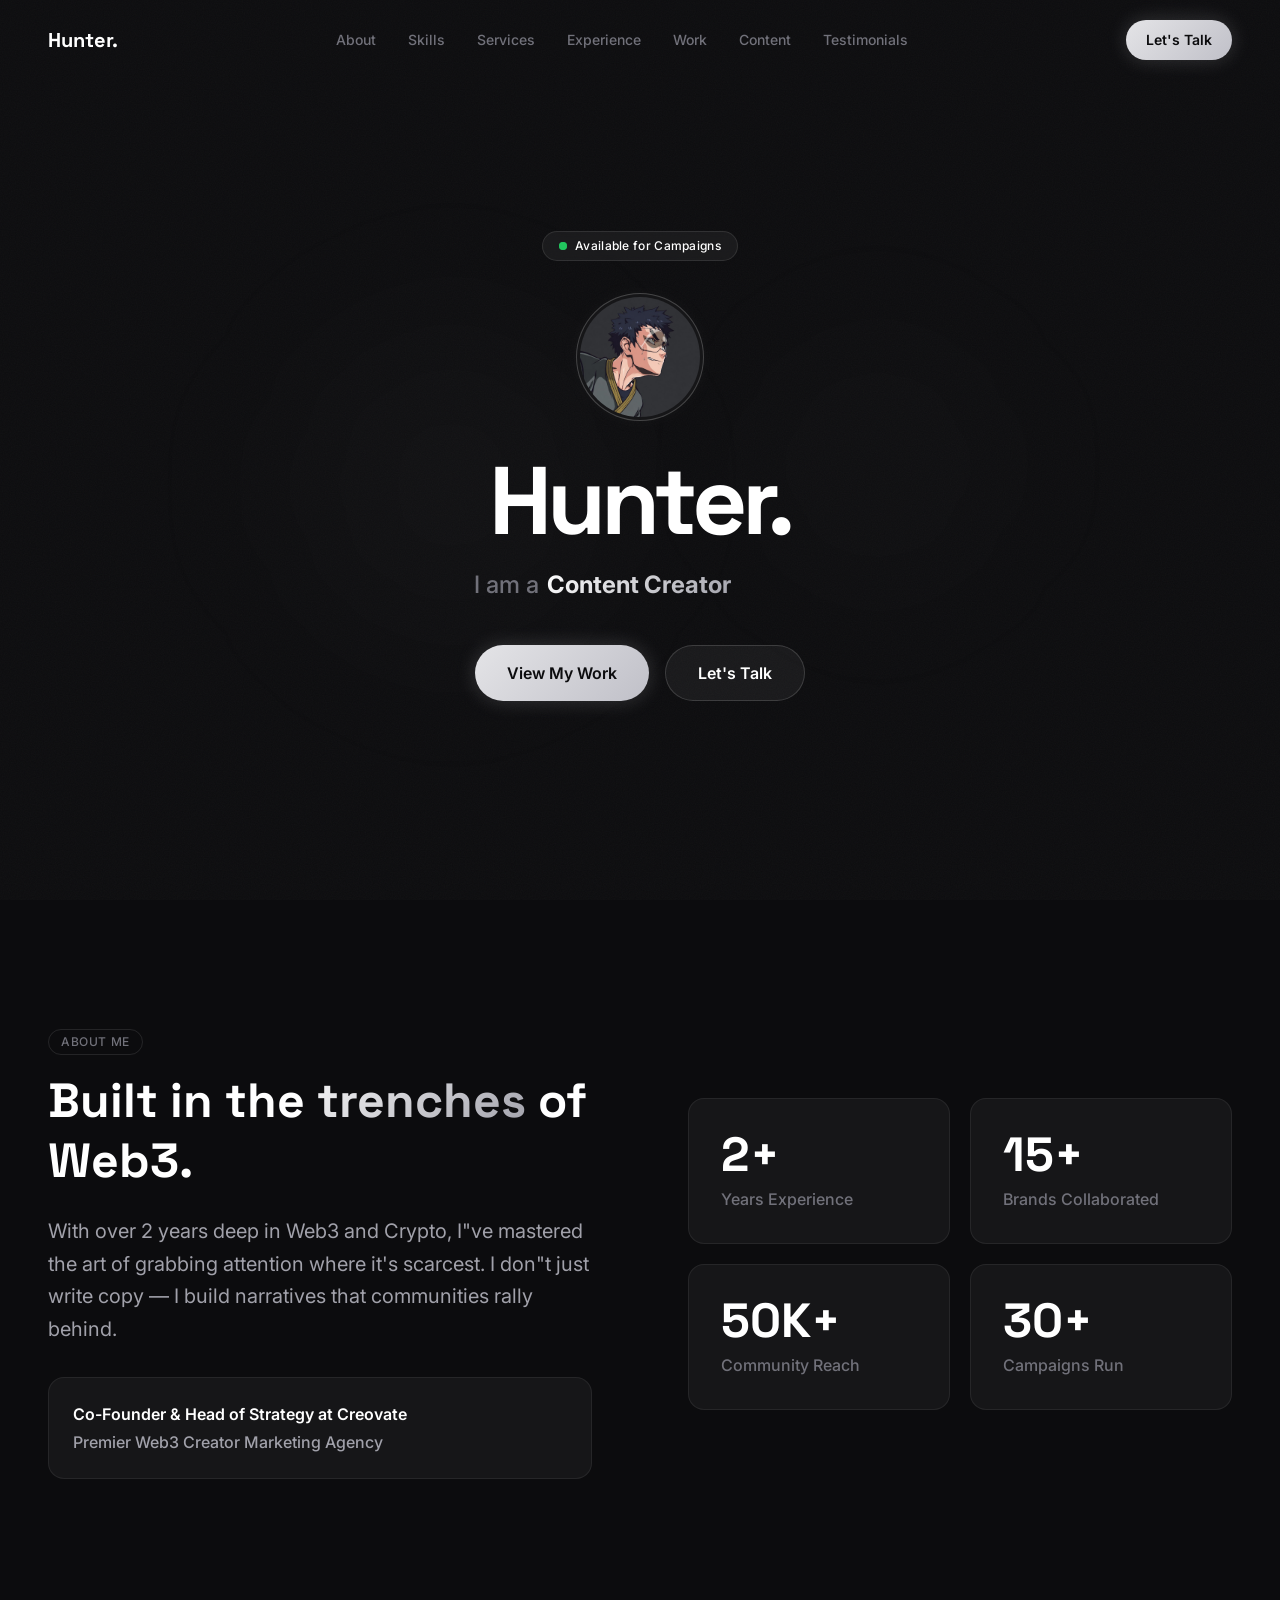
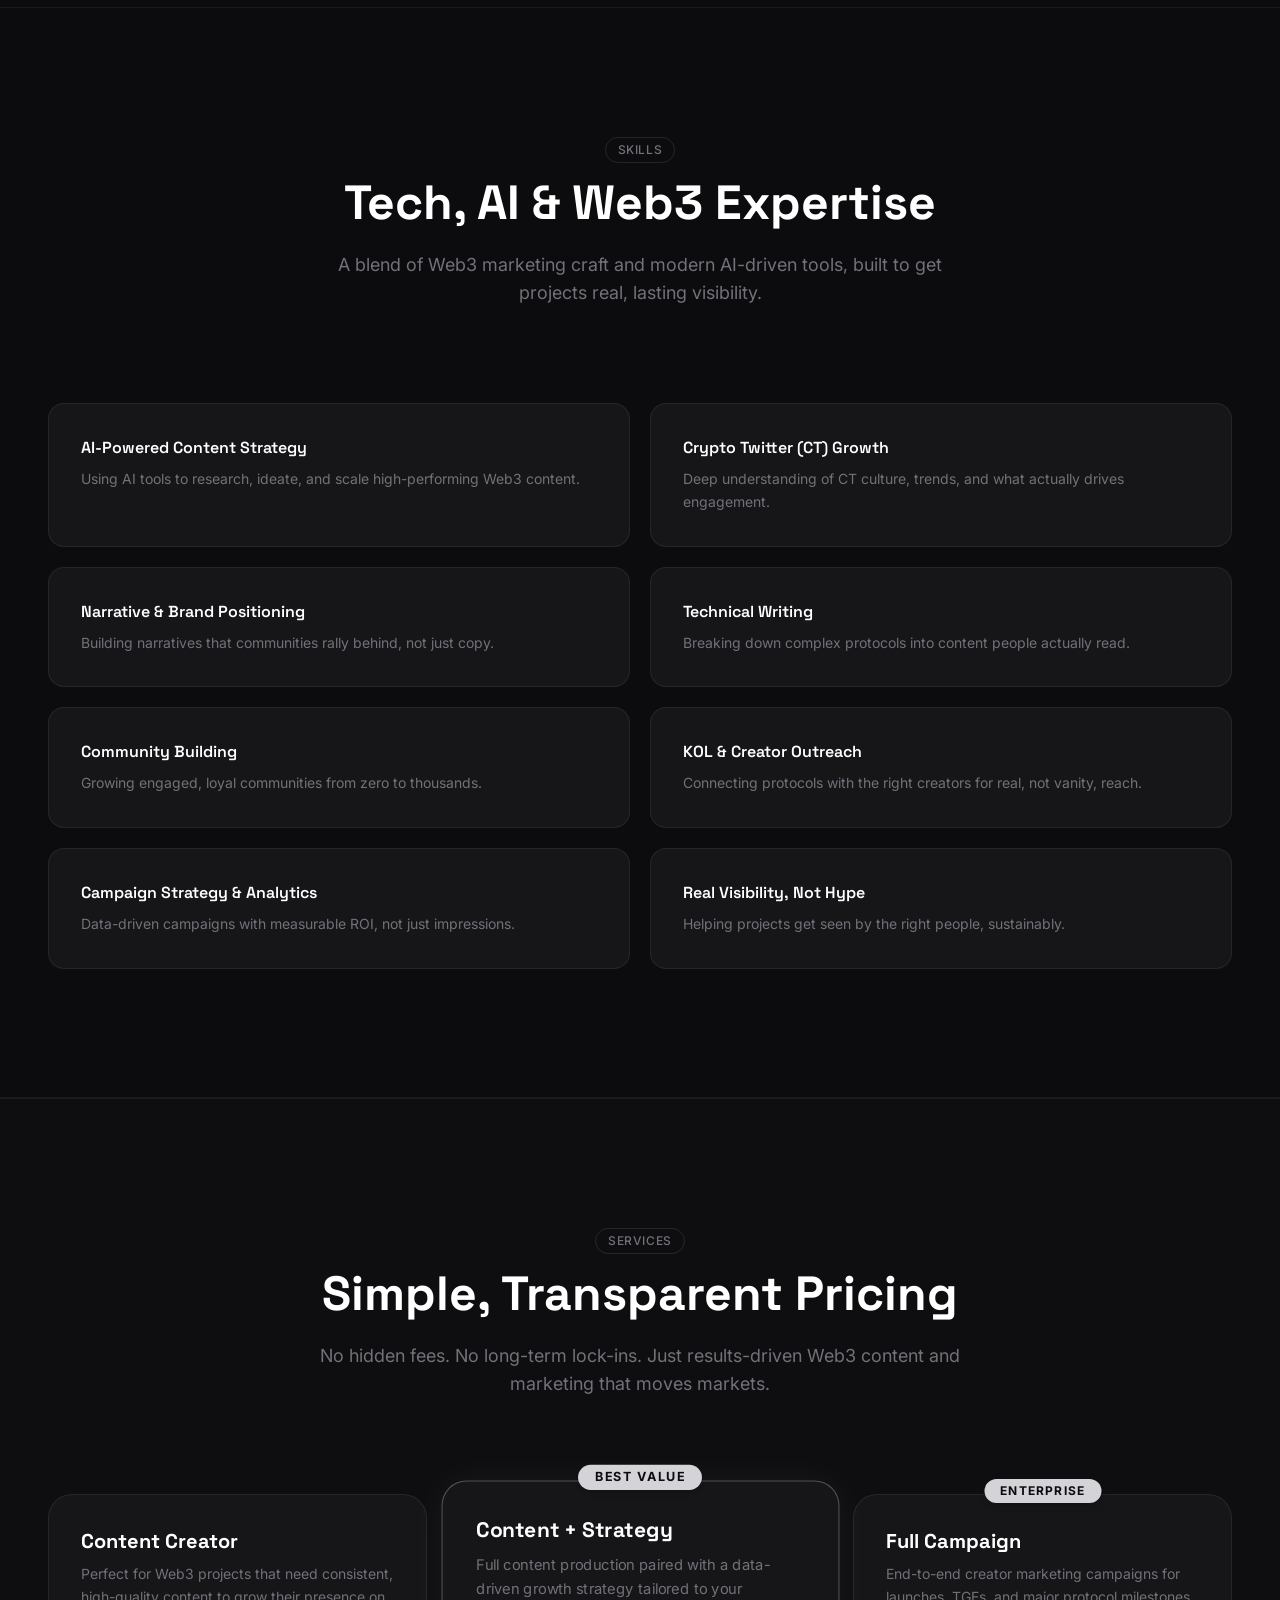
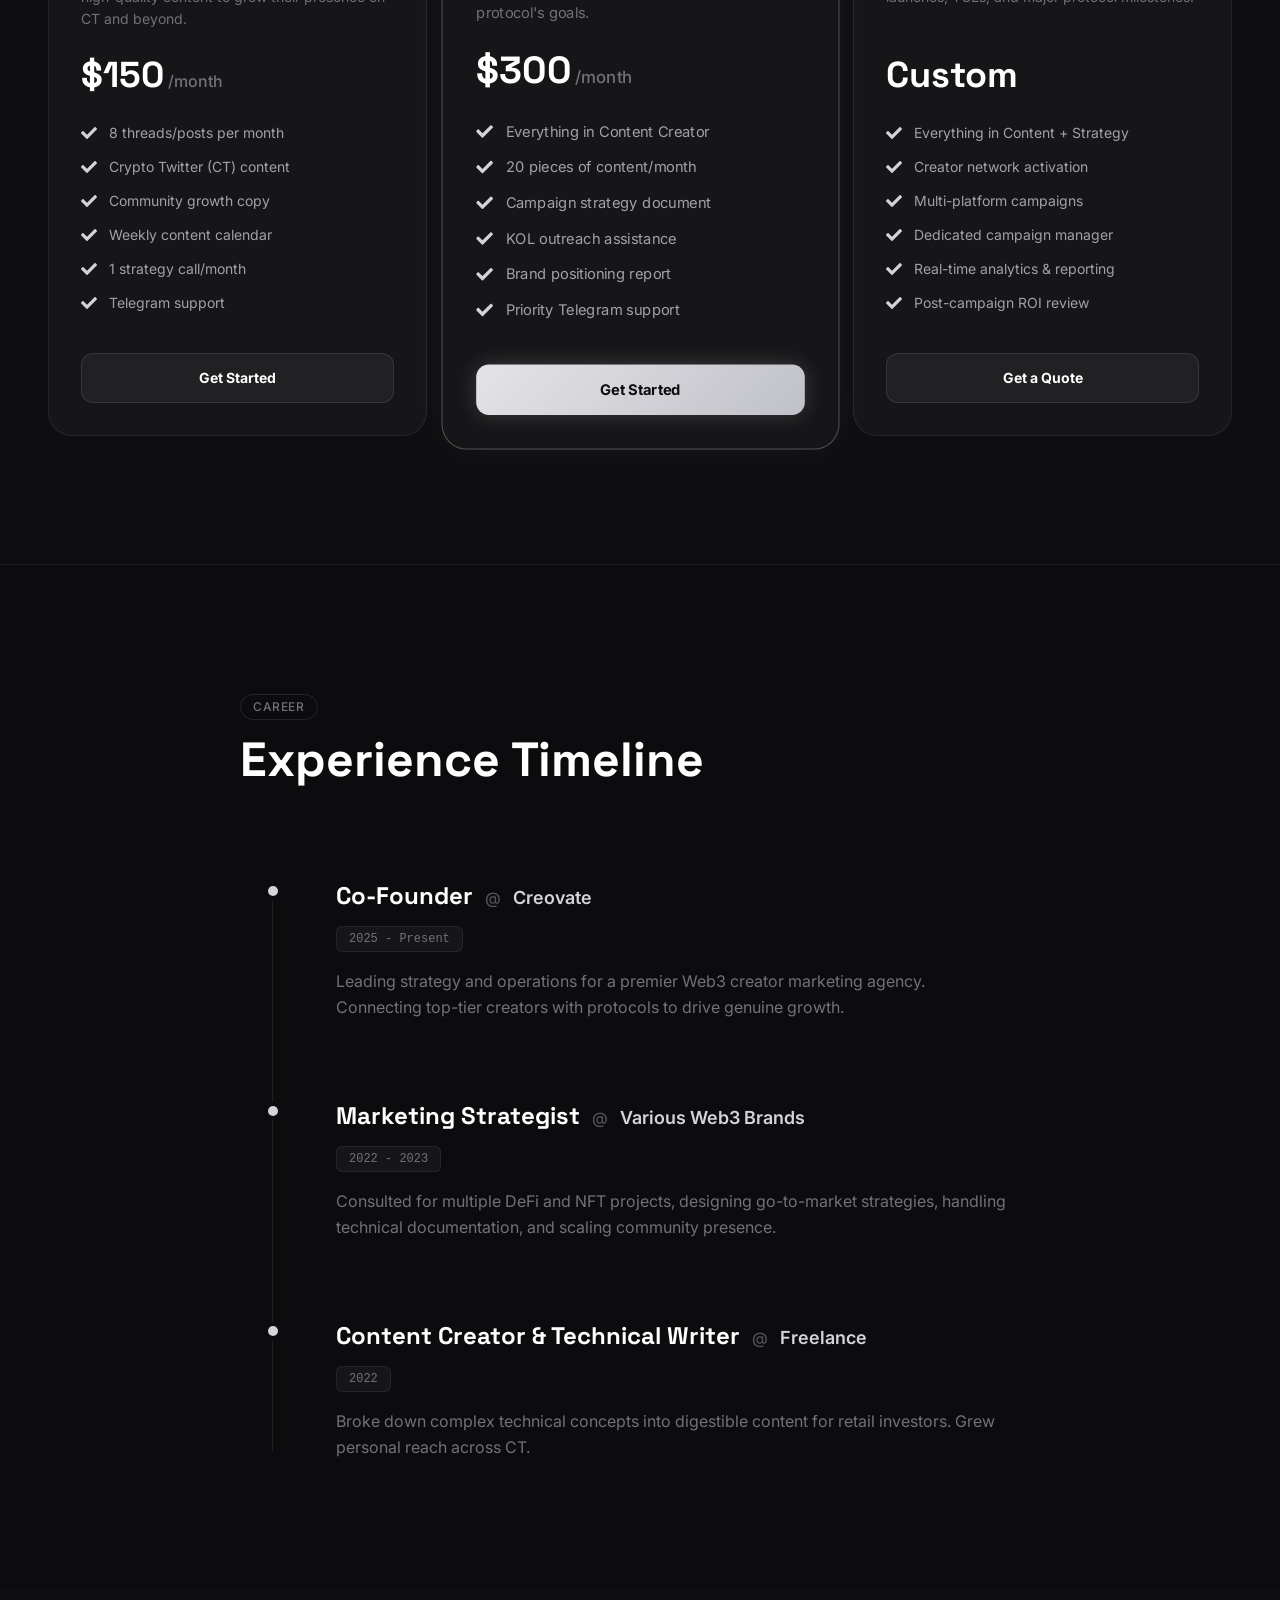
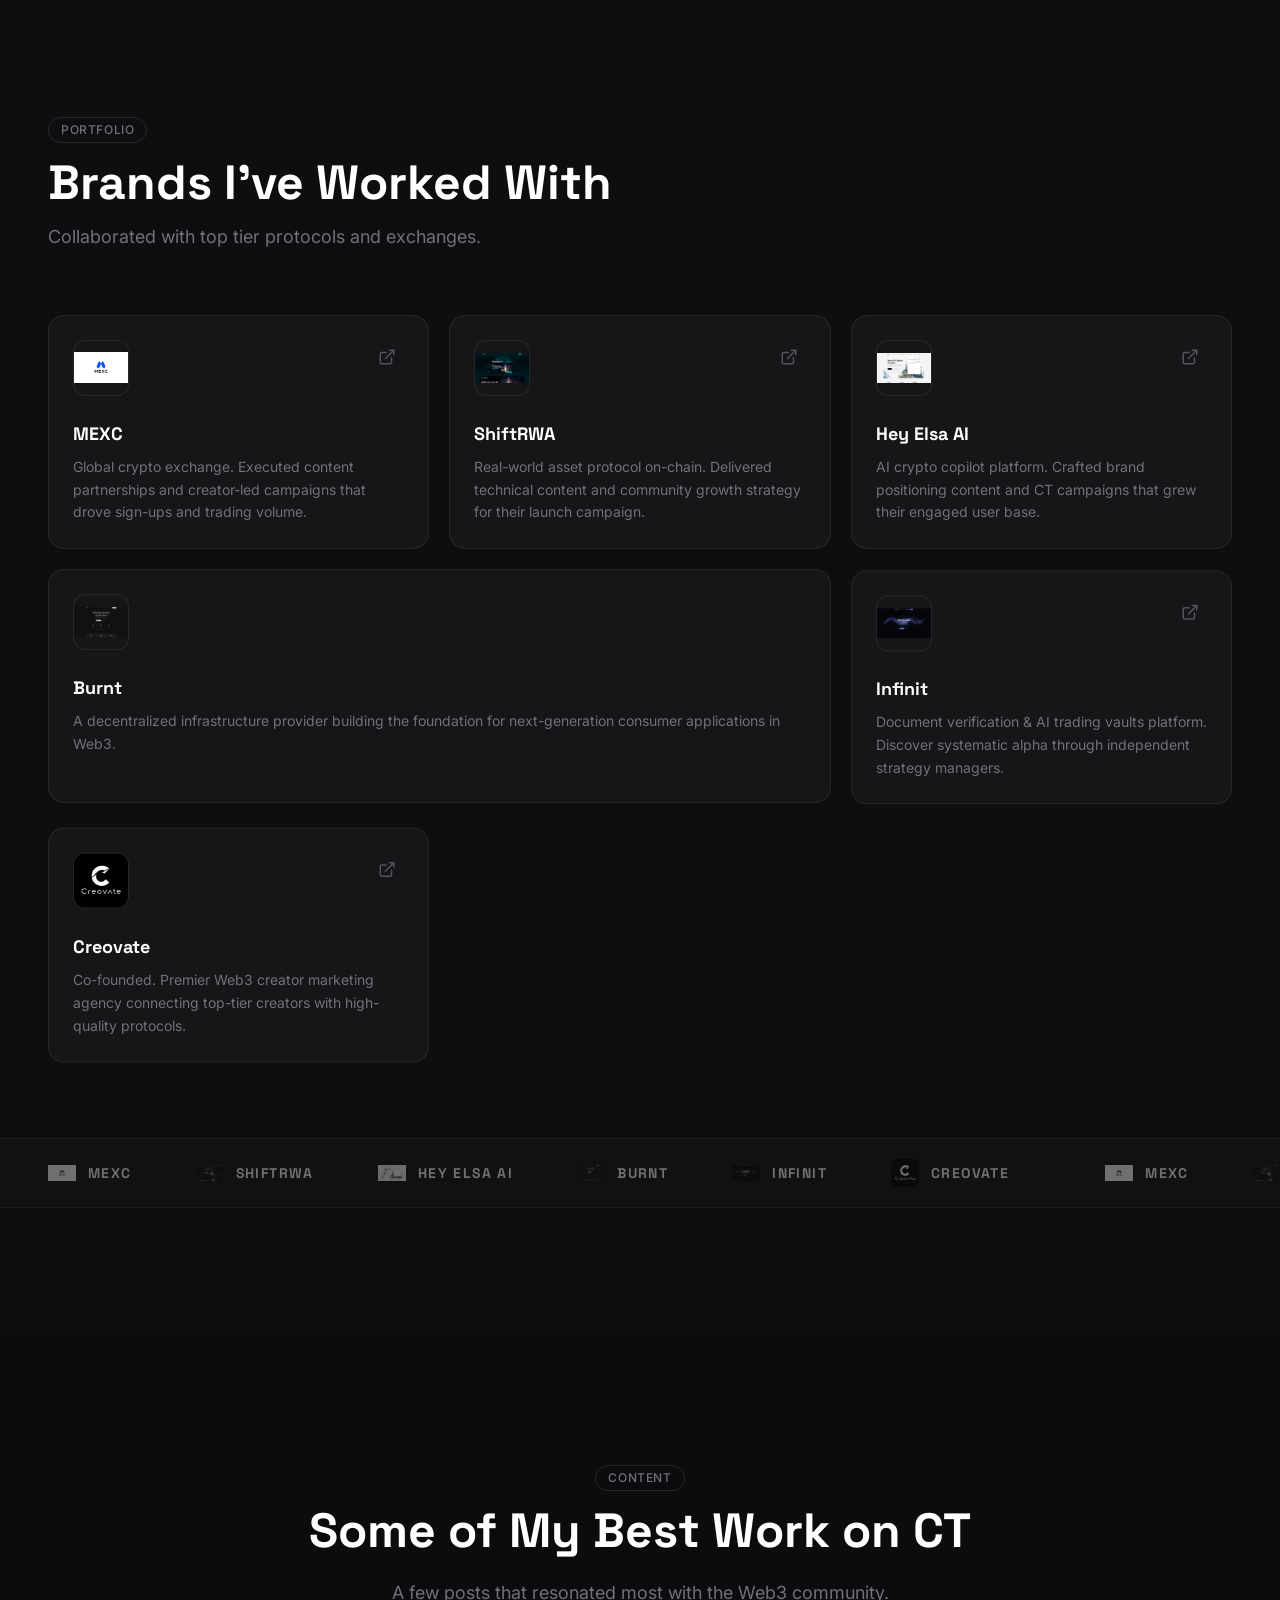
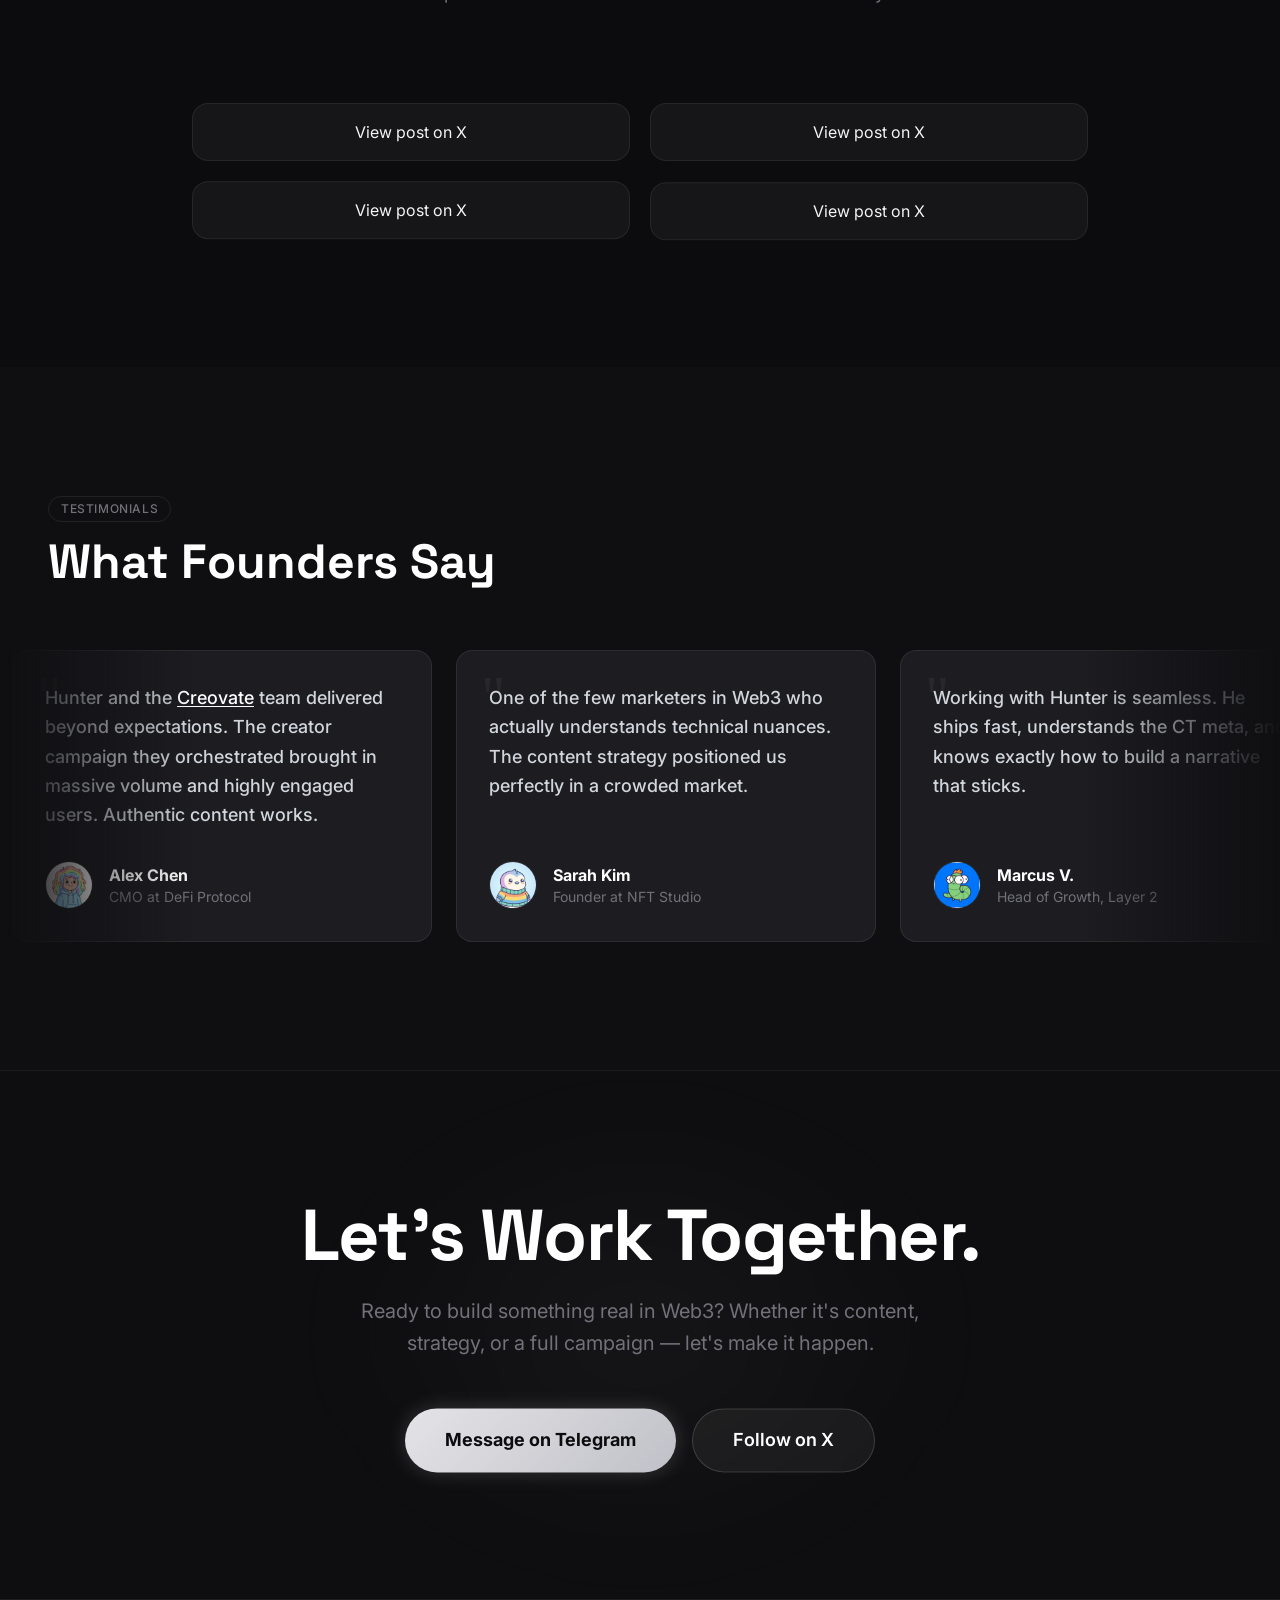
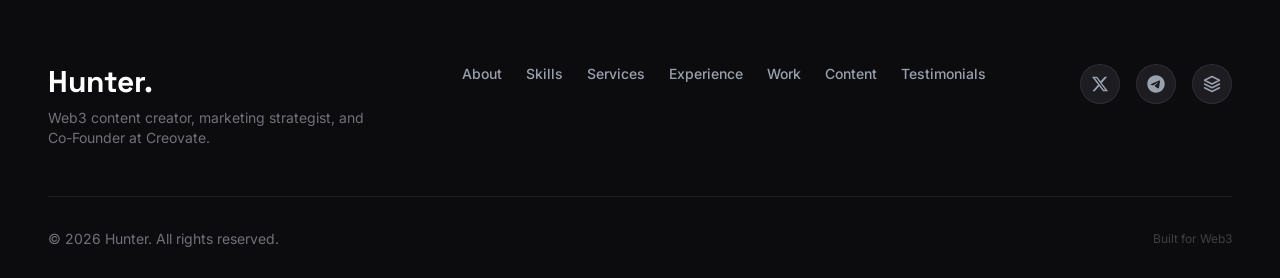
<file: index.html>
<!DOCTYPE html>
<html lang="en">
  <head>
    <meta charset="UTF-8" />
    <meta name="viewport" content="width=device-width, initial-scale=1.0" />
    <title>Hunter — Web3 Portfolio</title>
    <meta name="description" content="Hunter — Web3 content creator, marketing strategist, and Co-Founder at Creovate. Helping Web3 brands grow through authentic content and creator marketing." />
    <meta name="robots" content="index, follow" />
    <meta property="og:title" content="Hunter — Web3 Portfolio" />
    <meta property="og:description" content="Hunter — Web3 content creator, marketing strategist, and Co-Founder at Creovate." />
    <meta property="og:type" content="website" />
    <meta property="og:image" content="/hunter-pfp-new.jpg" />
    <meta name="twitter:card" content="summary_large_image" />
    <meta name="twitter:title" content="Hunter — Web3 Portfolio" />
    <meta name="twitter:description" content="Hunter — Web3 content creator, marketing strategist, and Co-Founder at Creovate." />
    <meta name="twitter:image" content="/hunter-pfp-new.jpg" />
    <link rel="preconnect" href="https://platform.twitter.com" />
    <link rel="icon" type="image/jpeg" href="/hunter-pfp-new.jpg" />
    <script type="module" crossorigin src="/index-BoPYLLkG.js"></script>
    <link rel="stylesheet" crossorigin href="/index-CW7_1VKV.css">
  </head>
  <body>
    <div id="root"></div>
  </body>
</html>
</file>
<file: index-CW7_1VKV.css>
@import"https://fonts.googleapis.com/css2?family=Inter:wght@400;500;600;700&family=Space+Grotesk:wght@500;600;700&display=swap";@layer components;@layer properties{@supports (((-webkit-hyphens:none)) and (not (margin-trim:inline))) or ((-moz-orient:inline) and (not (color:rgb(from red r g b)))){*,:before,:after,::backdrop{--tw-translate-x:0;--tw-translate-y:0;--tw-translate-z:0;--tw-rotate-x:initial;--tw-rotate-y:initial;--tw-rotate-z:initial;--tw-skew-x:initial;--tw-skew-y:initial;--tw-space-y-reverse:0;--tw-space-x-reverse:0;--tw-border-style:solid;--tw-gradient-position:initial;--tw-gradient-from:#0000;--tw-gradient-via:#0000;--tw-gradient-to:#0000;--tw-gradient-stops:initial;--tw-gradient-via-stops:initial;--tw-gradient-from-position:0%;--tw-gradient-via-position:50%;--tw-gradient-to-position:100%;--tw-leading:initial;--tw-font-weight:initial;--tw-tracking:initial;--tw-ordinal:initial;--tw-slashed-zero:initial;--tw-numeric-figure:initial;--tw-numeric-spacing:initial;--tw-numeric-fraction:initial;--tw-shadow:0 0 #0000;--tw-shadow-color:initial;--tw-shadow-alpha:100%;--tw-inset-shadow:0 0 #0000;--tw-inset-shadow-color:initial;--tw-inset-shadow-alpha:100%;--tw-ring-color:initial;--tw-ring-shadow:0 0 #0000;--tw-inset-ring-color:initial;--tw-inset-ring-shadow:0 0 #0000;--tw-ring-inset:initial;--tw-ring-offset-width:0px;--tw-ring-offset-color:#fff;--tw-ring-offset-shadow:0 0 #0000;--tw-outline-style:solid;--tw-blur:initial;--tw-brightness:initial;--tw-contrast:initial;--tw-grayscale:initial;--tw-hue-rotate:initial;--tw-invert:initial;--tw-opacity:initial;--tw-saturate:initial;--tw-sepia:initial;--tw-drop-shadow:initial;--tw-drop-shadow-color:initial;--tw-drop-shadow-alpha:100%;--tw-drop-shadow-size:initial;--tw-backdrop-blur:initial;--tw-backdrop-brightness:initial;--tw-backdrop-contrast:initial;--tw-backdrop-grayscale:initial;--tw-backdrop-hue-rotate:initial;--tw-backdrop-invert:initial;--tw-backdrop-opacity:initial;--tw-backdrop-saturate:initial;--tw-backdrop-sepia:initial;--tw-duration:initial;--tw-ease:initial;--tw-content:"";--tw-scale-x:1;--tw-scale-y:1;--tw-scale-z:1;--tw-animation-delay:0s;--tw-animation-direction:normal;--tw-animation-duration:initial;--tw-animation-fill-mode:none;--tw-animation-iteration-count:1;--tw-enter-blur:0;--tw-enter-opacity:1;--tw-enter-rotate:0;--tw-enter-scale:1;--tw-enter-translate-x:0;--tw-enter-translate-y:0;--tw-exit-blur:0;--tw-exit-opacity:1;--tw-exit-rotate:0;--tw-exit-scale:1;--tw-exit-translate-x:0;--tw-exit-translate-y:0}}}@layer theme{:root,:host{--font-serif:ui-serif, Georgia, Cambria, "Times New Roman", Times, serif;--color-red-50:oklch(97.1% .013 17.38);--color-red-300:oklch(80.8% .114 19.571);--color-red-400:oklch(70.4% .191 22.216);--color-red-500:oklch(63.7% .237 25.331);--color-red-600:oklch(57.7% .245 27.325);--color-gray-50:oklch(98.5% .002 247.839);--color-gray-300:oklch(87.2% .01 258.338);--color-gray-400:oklch(70.7% .022 261.325);--color-gray-600:oklch(44.6% .03 256.802);--color-gray-900:oklch(21% .034 264.665);--color-black:#000;--color-white:#fff;--spacing:.25rem;--container-xs:20rem;--container-sm:24rem;--container-md:28rem;--container-lg:32rem;--container-xl:36rem;--container-2xl:42rem;--container-3xl:48rem;--container-4xl:56rem;--text-xs:.75rem;--text-xs--line-height:calc(1 / .75);--text-sm:.875rem;--text-sm--line-height:calc(1.25 / .875);--text-base:1rem;--text-base--line-height: 1.5 ;--text-lg:1.125rem;--text-lg--line-height:calc(1.75 / 1.125);--text-xl:1.25rem;--text-xl--line-height:calc(1.75 / 1.25);--text-2xl:1.5rem;--text-2xl--line-height:calc(2 / 1.5);--text-3xl:1.875rem;--text-3xl--line-height: 1.2 ;--text-4xl:2.25rem;--text-4xl--line-height:calc(2.5 / 2.25);--text-5xl:3rem;--text-5xl--line-height:1;--text-6xl:3.75rem;--text-6xl--line-height:1;--text-7xl:4.5rem;--text-7xl--line-height:1;--text-8xl:6rem;--text-8xl--line-height:1;--font-weight-normal:400;--font-weight-medium:500;--font-weight-semibold:600;--font-weight-bold:700;--tracking-tighter:-.05em;--tracking-tight:-.025em;--tracking-wide:.025em;--tracking-wider:.05em;--tracking-widest:.1em;--leading-tight:1.25;--leading-snug:1.375;--leading-normal:1.5;--leading-relaxed:1.625;--radius-sm:.25rem;--radius-md:.375rem;--radius-lg:.5rem;--radius-xl:.75rem;--radius-2xl:1rem;--radius-3xl:1.5rem;--ease-in-out:cubic-bezier(.4, 0, .2, 1);--animate-spin:spin 1s linear infinite;--animate-ping:ping 1s cubic-bezier(0, 0, .2, 1) infinite;--animate-pulse:pulse 2s cubic-bezier(.4, 0, .6, 1) infinite;--blur-sm:8px;--aspect-video:16 / 9;--default-transition-duration:.15s;--default-transition-timing-function:cubic-bezier(.4, 0, .2, 1);--default-font-family:var(--app-font-sans);--default-mono-font-family:var(--font-mono-base);--color-border:var(--border-color)}}@layer base{*,:after,:before,::backdrop{box-sizing:border-box;border:0 solid;margin:0;padding:0}::file-selector-button{box-sizing:border-box;border:0 solid;margin:0;padding:0}html,:host{-webkit-text-size-adjust:100%;tab-size:4;line-height:1.5;font-family:var(--default-font-family,-apple-system, BlinkMacSystemFont, "Segoe UI", Roboto, "Helvetica Neue", "Noto Sans", Arial, sans-serif, "Apple Color Emoji", "Segoe UI Emoji", "Segoe UI Symbol", "Noto Color Emoji");font-feature-settings:var(--default-font-feature-settings,normal);font-variation-settings:var(--default-font-variation-settings,normal);-webkit-tap-highlight-color:transparent}hr{height:0;color:inherit;border-top-width:1px}abbr:where([title]){-webkit-text-decoration:underline dotted;text-decoration:underline dotted}h1,h2,h3,h4,h5,h6{font-size:inherit;font-weight:inherit}a{color:inherit;-webkit-text-decoration:inherit;text-decoration:inherit}b,strong{font-weight:bolder}code,kbd,samp,pre{font-family:var(--default-mono-font-family,ui-monospace, SFMono-Regular, Menlo, Monaco, Consolas, "Liberation Mono", "Courier New", monospace);font-feature-settings:var(--default-mono-font-feature-settings,normal);font-variation-settings:var(--default-mono-font-variation-settings,normal);font-size:1em}small{font-size:80%}sub,sup{vertical-align:baseline;font-size:75%;line-height:0;position:relative}sub{bottom:-.25em}sup{top:-.5em}table{text-indent:0;border-color:inherit;border-collapse:collapse}:-moz-focusring:where(:not(iframe)){outline:auto}progress{vertical-align:baseline}summary{display:list-item}ol,ul,menu{list-style:none}img,svg,video,canvas,audio,iframe,embed,object{vertical-align:middle;display:block}img,video{max-width:100%;height:auto}button,input,select,optgroup,textarea{font:inherit;font-feature-settings:inherit;font-variation-settings:inherit;letter-spacing:inherit;color:inherit;opacity:1;background-color:#0000;border-radius:0}::file-selector-button{font:inherit;font-feature-settings:inherit;font-variation-settings:inherit;letter-spacing:inherit;color:inherit;opacity:1;background-color:#0000;border-radius:0}:where(select:is([multiple],[size])) optgroup{font-weight:bolder}:where(select:is([multiple],[size])) optgroup option{padding-inline-start:20px}::file-selector-button{margin-inline-end:4px}::placeholder{opacity:1}@supports (not ((-webkit-appearance:-apple-pay-button))) or (contain-intrinsic-size:1px){::placeholder{color:currentColor}@supports (color:color-mix(in lab,red,red)){::placeholder{color:color-mix(in oklab,currentcolor 50%,transparent)}}}textarea{resize:vertical}::-webkit-search-decoration{-webkit-appearance:none}::-webkit-date-and-time-value{min-height:1lh;text-align:inherit}::-webkit-datetime-edit{display:inline-flex}::-webkit-datetime-edit-fields-wrapper{padding:0}::-webkit-datetime-edit{padding-block:0}::-webkit-datetime-edit-year-field{padding-block:0}::-webkit-datetime-edit-month-field{padding-block:0}::-webkit-datetime-edit-day-field{padding-block:0}::-webkit-datetime-edit-hour-field{padding-block:0}::-webkit-datetime-edit-minute-field{padding-block:0}::-webkit-datetime-edit-second-field{padding-block:0}::-webkit-datetime-edit-millisecond-field{padding-block:0}::-webkit-datetime-edit-meridiem-field{padding-block:0}::-webkit-calendar-picker-indicator{line-height:1}:-moz-ui-invalid{box-shadow:none}button,input:where([type=button],[type=reset],[type=submit]){appearance:button}::file-selector-button{appearance:button}::-webkit-inner-spin-button{height:auto}::-webkit-outer-spin-button{height:auto}[hidden]:where(:not([hidden=until-found])){display:none!important}}@layer utilities{.\@container\/field-group{container:field-group/inline-size}.pointer-events-auto{pointer-events:auto}.pointer-events-none{pointer-events:none}.invisible{visibility:hidden}.sr-only{clip-path:inset(50%);white-space:nowrap;border-width:0;width:1px;height:1px;margin:-1px;padding:0;position:absolute;overflow:hidden}.absolute{position:absolute}.fixed{position:fixed}.relative{position:relative}.static{position:static}.inset-0{inset:0}.inset-\[-6px\]{inset:-6px}.inset-x-0{inset-inline:0}.inset-y-0{inset-block:0}.-top-4{top:calc(var(--spacing) * -4)}.-top-12{top:calc(var(--spacing) * -12)}.top-0{top:0}.top-1\.5{top:calc(var(--spacing) * 1.5)}.top-1\/2{top:50%}.top-1\/4{top:25%}.top-2{top:calc(var(--spacing) * 2)}.top-3\.5{top:calc(var(--spacing) * 3.5)}.top-4{top:calc(var(--spacing) * 4)}.top-\[1px\]{top:1px}.top-\[50\%\]{top:50%}.top-\[60\%\]{top:60%}.top-full{top:100%}.-right-12{right:calc(var(--spacing) * -12)}.right-0{right:0}.right-1{right:var(--spacing)}.right-1\/4{right:25%}.right-2{right:calc(var(--spacing) * 2)}.right-3{right:calc(var(--spacing) * 3)}.right-4{right:calc(var(--spacing) * 4)}.right-\[15\%\]{right:15%}.-bottom-12{bottom:calc(var(--spacing) * -12)}.bottom-0{bottom:0}.bottom-1\/4{bottom:25%}.bottom-2{bottom:calc(var(--spacing) * 2)}.-left-2{left:calc(var(--spacing) * -2)}.-left-12{left:calc(var(--spacing) * -12)}.left-0{left:0}.left-1\/2{left:50%}.left-1\/4{left:25%}.left-2{left:calc(var(--spacing) * 2)}.left-\[-4px\]{left:-4px}.left-\[15\%\]{left:15%}.left-\[50\%\]{left:50%}.z-10{z-index:10}.z-20{z-index:20}.z-40{z-index:40}.z-50{z-index:50}.z-\[1\]{z-index:1}.z-\[100\]{z-index:100}.order-first{order:-9999}.order-last{order:9999}.container{width:100%}@media(min-width:40rem){.container{max-width:40rem}}@media(min-width:48rem){.container{max-width:48rem}}@media(min-width:64rem){.container{max-width:64rem}}@media(min-width:80rem){.container{max-width:80rem}}@media(min-width:96rem){.container{max-width:96rem}}.\!m-0{margin:0!important}.-mx-1{margin-inline:calc(var(--spacing) * -1)}.mx-2{margin-inline:calc(var(--spacing) * 2)}.mx-3\.5{margin-inline:calc(var(--spacing) * 3.5)}.mx-4{margin-inline:calc(var(--spacing) * 4)}.mx-8{margin-inline:calc(var(--spacing) * 8)}.mx-auto{margin-inline:auto}.-my-2{margin-block:calc(var(--spacing) * -2)}.my-0{margin-block:0}.my-0\.5{margin-block:calc(var(--spacing) * .5)}.my-1{margin-block:var(--spacing)}.-mt-4{margin-top:calc(var(--spacing) * -4)}.mt-0\.5{margin-top:calc(var(--spacing) * .5)}.mt-1\.5{margin-top:calc(var(--spacing) * 1.5)}.mt-2{margin-top:calc(var(--spacing) * 2)}.mt-4{margin-top:calc(var(--spacing) * 4)}.mt-8{margin-top:calc(var(--spacing) * 8)}.mt-24{margin-top:calc(var(--spacing) * 24)}.mt-auto{margin-top:auto}.mr-2{margin-right:calc(var(--spacing) * 2)}.mb-1{margin-bottom:var(--spacing)}.mb-2{margin-bottom:calc(var(--spacing) * 2)}.mb-3{margin-bottom:calc(var(--spacing) * 3)}.mb-4{margin-bottom:calc(var(--spacing) * 4)}.mb-6{margin-bottom:calc(var(--spacing) * 6)}.mb-7{margin-bottom:calc(var(--spacing) * 7)}.mb-8{margin-bottom:calc(var(--spacing) * 8)}.mb-10{margin-bottom:calc(var(--spacing) * 10)}.mb-12{margin-bottom:calc(var(--spacing) * 12)}.mb-16{margin-bottom:calc(var(--spacing) * 16)}.mb-20{margin-bottom:calc(var(--spacing) * 20)}.-ml-4{margin-left:calc(var(--spacing) * -4)}.ml-1{margin-left:var(--spacing)}.ml-4{margin-left:calc(var(--spacing) * 4)}.ml-auto{margin-left:auto}.line-clamp-2{-webkit-line-clamp:2;-webkit-box-orient:vertical;display:-webkit-box;overflow:hidden}.block{display:block}.flex{display:flex}.grid{display:grid}.hidden{display:none}.inline-block{display:inline-block}.inline-flex{display:inline-flex}.table{display:table}.aspect-square{aspect-ratio:1}.aspect-video{aspect-ratio:var(--aspect-video)}.size-4{width:calc(var(--spacing) * 4);height:calc(var(--spacing) * 4)}.size-6{width:calc(var(--spacing) * 6);height:calc(var(--spacing) * 6)}.size-8{width:calc(var(--spacing) * 8);height:calc(var(--spacing) * 8)}.size-10{width:calc(var(--spacing) * 10);height:calc(var(--spacing) * 10)}.size-\[--cell-size\]{width:--cell-size;height:--cell-size}.h-1\.5{height:calc(var(--spacing) * 1.5)}.h-2{height:calc(var(--spacing) * 2)}.h-2\.5{height:calc(var(--spacing) * 2.5)}.h-3{height:calc(var(--spacing) * 3)}.h-3\.5{height:calc(var(--spacing) * 3.5)}.h-4{height:calc(var(--spacing) * 4)}.h-5{height:calc(var(--spacing) * 5)}.h-6{height:calc(var(--spacing) * 6)}.h-7{height:calc(var(--spacing) * 7)}.h-8{height:calc(var(--spacing) * 8)}.h-9{height:calc(var(--spacing) * 9)}.h-10{height:calc(var(--spacing) * 10)}.h-12{height:calc(var(--spacing) * 12)}.h-14{height:calc(var(--spacing) * 14)}.h-16{height:calc(var(--spacing) * 16)}.h-28{height:calc(var(--spacing) * 28)}.h-\[--cell-size\]{height:--cell-size}.h-\[1px\]{height:1px}.h-\[300px\]{height:300px}.h-\[400px\]{height:400px}.h-\[420px\]{height:420px}.h-\[500px\]{height:500px}.h-\[520px\]{height:520px}.h-\[var\(--radix-navigation-menu-viewport-height\)\]{height:var(--radix-navigation-menu-viewport-height)}.h-\[var\(--radix-select-trigger-height\)\]{height:var(--radix-select-trigger-height)}.h-auto{height:auto}.h-full{height:100%}.h-px{height:1px}.h-svh{height:100svh}.max-h-\[--radix-context-menu-content-available-height\]{max-height:--radix-context-menu-content-available-height}.max-h-\[--radix-select-content-available-height\]{max-height:--radix-select-content-available-height}.max-h-\[85vh\]{max-height:85vh}.max-h-\[300px\]{max-height:300px}.max-h-\[var\(--radix-dropdown-menu-content-available-height\)\]{max-height:var(--radix-dropdown-menu-content-available-height)}.max-h-screen{max-height:100vh}.min-h-0{min-height:0}.min-h-8{min-height:calc(var(--spacing) * 8)}.min-h-9{min-height:calc(var(--spacing) * 9)}.min-h-10{min-height:calc(var(--spacing) * 10)}.min-h-\[60px\]{min-height:60px}.min-h-\[100dvh\]{min-height:100dvh}.min-h-screen{min-height:100vh}.min-h-svh{min-height:100svh}.w-0{width:0}.w-1{width:var(--spacing)}.w-2{width:calc(var(--spacing) * 2)}.w-2\.5{width:calc(var(--spacing) * 2.5)}.w-3{width:calc(var(--spacing) * 3)}.w-3\.5{width:calc(var(--spacing) * 3.5)}.w-3\/4{width:75%}.w-4{width:calc(var(--spacing) * 4)}.w-5{width:calc(var(--spacing) * 5)}.w-7{width:calc(var(--spacing) * 7)}.w-8{width:calc(var(--spacing) * 8)}.w-9{width:calc(var(--spacing) * 9)}.w-10{width:calc(var(--spacing) * 10)}.w-12{width:calc(var(--spacing) * 12)}.w-14{width:calc(var(--spacing) * 14)}.w-24{width:calc(var(--spacing) * 24)}.w-28{width:calc(var(--spacing) * 28)}.w-64{width:calc(var(--spacing) * 64)}.w-72{width:calc(var(--spacing) * 72)}.w-\[--cell-size\]{width:--cell-size}.w-\[1px\]{width:1px}.w-\[100px\]{width:100px}.w-\[260px\]{width:260px}.w-\[340px\]{width:340px}.w-\[420px\]{width:420px}.w-\[500px\]{width:500px}.w-\[520px\]{width:520px}.w-\[600px\]{width:600px}.w-\[700px\]{width:700px}.w-\[var\(--sidebar-width\)\]{width:var(--sidebar-width)}.w-auto{width:auto}.w-fit{width:fit-content}.w-full{width:100%}.w-max{width:max-content}.w-px{width:1px}.max-w-2xl{max-width:var(--container-2xl)}.max-w-3xl{max-width:var(--container-3xl)}.max-w-4xl{max-width:var(--container-4xl)}.max-w-\[var\(--skeleton-width\)\]{max-width:var(--skeleton-width)}.max-w-lg{max-width:var(--container-lg)}.max-w-max{max-width:max-content}.max-w-md{max-width:var(--container-md)}.max-w-sm{max-width:var(--container-sm)}.max-w-xl{max-width:var(--container-xl)}.max-w-xs{max-width:var(--container-xs)}.min-w-0{min-width:0}.min-w-5{min-width:calc(var(--spacing) * 5)}.min-w-8{min-width:calc(var(--spacing) * 8)}.min-w-9{min-width:calc(var(--spacing) * 9)}.min-w-10{min-width:calc(var(--spacing) * 10)}.min-w-\[--cell-size\]{min-width:--cell-size}.min-w-\[8rem\]{min-width:8rem}.min-w-\[12rem\]{min-width:12rem}.min-w-\[var\(--radix-select-trigger-width\)\]{min-width:var(--radix-select-trigger-width)}.flex-1{flex:1}.flex-shrink-0,.shrink-0{flex-shrink:0}.flex-grow,.grow{flex-grow:1}.grow-0{flex-grow:0}.basis-full{flex-basis:100%}.caption-bottom{caption-side:bottom}.border-collapse{border-collapse:collapse}.origin-\[--radix-context-menu-content-transform-origin\]{transform-origin:--radix-context-menu-content-transform-origin}.origin-\[--radix-dropdown-menu-content-transform-origin\]{transform-origin:--radix-dropdown-menu-content-transform-origin}.origin-\[--radix-hover-card-content-transform-origin\]{transform-origin:--radix-hover-card-content-transform-origin}.origin-\[--radix-menubar-content-transform-origin\]{transform-origin:--radix-menubar-content-transform-origin}.origin-\[--radix-popover-content-transform-origin\]{transform-origin:--radix-popover-content-transform-origin}.origin-\[--radix-select-content-transform-origin\]{transform-origin:--radix-select-content-transform-origin}.origin-\[--radix-tooltip-content-transform-origin\]{transform-origin:--radix-tooltip-content-transform-origin}.-translate-x-1\/2{--tw-translate-x: -50% ;translate:var(--tw-translate-x) var(--tw-translate-y)}.-translate-x-px{--tw-translate-x:-1px;translate:var(--tw-translate-x) var(--tw-translate-y)}.translate-x-\[-50\%\]{--tw-translate-x:-50%;translate:var(--tw-translate-x) var(--tw-translate-y)}.translate-x-px{--tw-translate-x:1px;translate:var(--tw-translate-x) var(--tw-translate-y)}.-translate-y-1\/2{--tw-translate-y: -50% ;translate:var(--tw-translate-x) var(--tw-translate-y)}.translate-y-\[-50\%\]{--tw-translate-y:-50%;translate:var(--tw-translate-x) var(--tw-translate-y)}.rotate-45{rotate:45deg}.rotate-90{rotate:90deg}.transform{transform:var(--tw-rotate-x,) var(--tw-rotate-y,) var(--tw-rotate-z,) var(--tw-skew-x,) var(--tw-skew-y,)}.animate-caret-blink{animation:1.25s ease-out infinite caret-blink}.animate-in{animation:enter var(--tw-animation-duration,var(--tw-duration,.15s))var(--tw-ease,ease)var(--tw-animation-delay,0s)var(--tw-animation-iteration-count,1)var(--tw-animation-direction,normal)var(--tw-animation-fill-mode,none)}.animate-ping{animation:var(--animate-ping)}.animate-pulse{animation:var(--animate-pulse)}.animate-spin{animation:var(--animate-spin)}.cursor-default{cursor:default}.cursor-pointer{cursor:pointer}.cursor-text{cursor:text}.touch-none{touch-action:none}.resize-none{resize:none}.list-disc{list-style-type:disc}.list-none{list-style-type:none}.grid-cols-1{grid-template-columns:repeat(1,minmax(0,1fr))}.grid-cols-2{grid-template-columns:repeat(2,minmax(0,1fr))}.flex-col{flex-direction:column}.flex-col-reverse{flex-direction:column-reverse}.flex-row{flex-direction:row}.flex-wrap{flex-wrap:wrap}.place-content-center{place-content:center}.items-baseline{align-items:baseline}.items-center{align-items:center}.items-end{align-items:flex-end}.items-start{align-items:flex-start}.items-stretch{align-items:stretch}.justify-between{justify-content:space-between}.justify-center{justify-content:center}.justify-start{justify-content:flex-start}.gap-1{gap:var(--spacing)}.gap-1\.5{gap:calc(var(--spacing) * 1.5)}.gap-2{gap:calc(var(--spacing) * 2)}.gap-2\.5{gap:calc(var(--spacing) * 2.5)}.gap-3{gap:calc(var(--spacing) * 3)}.gap-4{gap:calc(var(--spacing) * 4)}.gap-5{gap:calc(var(--spacing) * 5)}.gap-6{gap:calc(var(--spacing) * 6)}.gap-7{gap:calc(var(--spacing) * 7)}.gap-8{gap:calc(var(--spacing) * 8)}.gap-16{gap:calc(var(--spacing) * 16)}:where(.space-y-1\.5>:not(:last-child)){--tw-space-y-reverse:0;margin-block-start:calc(calc(var(--spacing) * 1.5) * var(--tw-space-y-reverse));margin-block-end:calc(calc(var(--spacing) * 1.5) * calc(1 - var(--tw-space-y-reverse)))}:where(.space-y-2>:not(:last-child)){--tw-space-y-reverse:0;margin-block-start:calc(calc(var(--spacing) * 2) * var(--tw-space-y-reverse));margin-block-end:calc(calc(var(--spacing) * 2) * calc(1 - var(--tw-space-y-reverse)))}:where(.space-y-3\.5>:not(:last-child)){--tw-space-y-reverse:0;margin-block-start:calc(calc(var(--spacing) * 3.5) * var(--tw-space-y-reverse));margin-block-end:calc(calc(var(--spacing) * 3.5) * calc(1 - var(--tw-space-y-reverse)))}:where(.space-y-12>:not(:last-child)){--tw-space-y-reverse:0;margin-block-start:calc(calc(var(--spacing) * 12) * var(--tw-space-y-reverse));margin-block-end:calc(calc(var(--spacing) * 12) * calc(1 - var(--tw-space-y-reverse)))}:where(.space-x-1>:not(:last-child)){--tw-space-x-reverse:0;margin-inline-start:calc(var(--spacing) * var(--tw-space-x-reverse));margin-inline-end:calc(var(--spacing) * calc(1 - var(--tw-space-x-reverse)))}:where(.space-x-4>:not(:last-child)){--tw-space-x-reverse:0;margin-inline-start:calc(calc(var(--spacing) * 4) * var(--tw-space-x-reverse));margin-inline-end:calc(calc(var(--spacing) * 4) * calc(1 - var(--tw-space-x-reverse)))}.self-stretch{align-self:stretch}.overflow-auto{overflow:auto}.overflow-hidden{overflow:hidden}.overflow-x-hidden{overflow-x:hidden}.overflow-y-auto{overflow-y:auto}.rounded-2xl{border-radius:var(--radius-2xl)}.rounded-3xl{border-radius:var(--radius-3xl)}.rounded-\[2px\]{border-radius:2px}.rounded-\[calc\(var\(--radius\)-5px\)\]{border-radius:calc(var(--radius) - 5px)}.rounded-\[inherit\]{border-radius:inherit}.rounded-full{border-radius:3.40282e38px}.rounded-lg{border-radius:var(--radius-lg)}.rounded-md{border-radius:var(--radius-md)}.rounded-none{border-radius:0}.rounded-sm{border-radius:var(--radius-sm)}.rounded-xl{border-radius:var(--radius-xl)}.rounded-t-\[10px\]{border-top-left-radius:10px;border-top-right-radius:10px}.rounded-l-md{border-top-left-radius:var(--radius-md);border-bottom-left-radius:var(--radius-md)}.rounded-tl-sm{border-top-left-radius:var(--radius-sm)}.rounded-r-md{border-top-right-radius:var(--radius-md);border-bottom-right-radius:var(--radius-md)}.border{border-style:var(--tw-border-style);border-width:1px}.border-0{border-style:var(--tw-border-style);border-width:0}.border-2{border-style:var(--tw-border-style);border-width:2px}.border-\[1\.5px\]{border-style:var(--tw-border-style);border-width:1.5px}.border-y{border-block-style:var(--tw-border-style);border-block-width:1px}.border-t{border-top-style:var(--tw-border-style);border-top-width:1px}.border-r{border-right-style:var(--tw-border-style);border-right-width:1px}.border-b{border-bottom-style:var(--tw-border-style);border-bottom-width:1px}.border-l{border-left-style:var(--tw-border-style);border-left-width:1px}.border-dashed{--tw-border-style:dashed;border-style:dashed}.\[border-color\:var\(--badge-outline\)\]{border-color:var(--badge-outline)}.\[border-color\:var\(--button-outline\)\]{border-color:var(--button-outline)}.border-\[--color-border\]{border-color:--color-border}.border-border,.border-border\/50{border-color:var(--border-color)}@supports (color:color-mix(in lab,red,red)){.border-border\/50{border-color:color-mix(in oklab,var(--border-color) 50%,transparent)}}.border-transparent{border-color:#0000}.border-white\/10{border-color:#ffffff1a}@supports (color:color-mix(in lab,red,red)){.border-white\/10{border-color:color-mix(in oklab,var(--color-white) 10%,transparent)}}.border-white\/15{border-color:#ffffff26}@supports (color:color-mix(in lab,red,red)){.border-white\/15{border-color:color-mix(in oklab,var(--color-white) 15%,transparent)}}.border-white\/20{border-color:#fff3}@supports (color:color-mix(in lab,red,red)){.border-white\/20{border-color:color-mix(in oklab,var(--color-white) 20%,transparent)}}.border-white\/25{border-color:#ffffff40}@supports (color:color-mix(in lab,red,red)){.border-white\/25{border-color:color-mix(in oklab,var(--color-white) 25%,transparent)}}.border-white\/\[0\.06\]{border-color:#ffffff0f}@supports (color:color-mix(in lab,red,red)){.border-white\/\[0\.06\]{border-color:color-mix(in oklab,var(--color-white) 6%,transparent)}}.border-white\/\[0\.07\]{border-color:#ffffff12}@supports (color:color-mix(in lab,red,red)){.border-white\/\[0\.07\]{border-color:color-mix(in oklab,var(--color-white) 7%,transparent)}}.border-t-transparent{border-top-color:#0000}.border-l-transparent{border-left-color:#0000}.bg-\[\#0c0c0e\]{background-color:#0c0c0e}.bg-\[\#0e0e10\]{background-color:#0e0e10}.bg-\[\#0f0f11\]{background-color:#0f0f11}.bg-\[\#22c55e\]{background-color:#22c55e}.bg-\[\#111113\]{background-color:#111113}.bg-\[\#161618\]{background-color:#161618}.bg-\[\#d4d4d8\]{background-color:#d4d4d8}.bg-\[--color-bg\]{background-color:--color-bg}.bg-accent{background-color:var(--accent-color)}.bg-background{background-color:var(--bg)}.bg-black\/80{background-color:#000c}@supports (color:color-mix(in lab,red,red)){.bg-black\/80{background-color:color-mix(in oklab,var(--color-black) 80%,transparent)}}.bg-border{background-color:var(--border-color)}.bg-card{background-color:var(--card)}.bg-foreground{background-color:var(--fg)}.bg-gray-50{background-color:var(--color-gray-50)}.bg-surface{background-color:var(--surface)}.bg-transparent{background-color:#0000}.bg-white\/5{background-color:#ffffff0d}@supports (color:color-mix(in lab,red,red)){.bg-white\/5{background-color:color-mix(in oklab,var(--color-white) 5%,transparent)}}.bg-white\/\[0\.05\]{background-color:#ffffff0d}@supports (color:color-mix(in lab,red,red)){.bg-white\/\[0\.05\]{background-color:color-mix(in oklab,var(--color-white) 5%,transparent)}}.bg-white\/\[0\.08\]{background-color:#ffffff14}@supports (color:color-mix(in lab,red,red)){.bg-white\/\[0\.08\]{background-color:color-mix(in oklab,var(--color-white) 8%,transparent)}}.bg-gradient-to-br{--tw-gradient-position:to bottom right in oklab;background-image:linear-gradient(var(--tw-gradient-stops))}.bg-gradient-to-l{--tw-gradient-position:to left in oklab;background-image:linear-gradient(var(--tw-gradient-stops))}.bg-gradient-to-r{--tw-gradient-position:to right in oklab;background-image:linear-gradient(var(--tw-gradient-stops))}.from-\[\#0f0f11\]{--tw-gradient-from:#0f0f11;--tw-gradient-stops:var(--tw-gradient-via-stops,var(--tw-gradient-position), var(--tw-gradient-from) var(--tw-gradient-from-position), var(--tw-gradient-to) var(--tw-gradient-to-position))}.from-white\/\[0\.03\]{--tw-gradient-from:#ffffff08}@supports (color:color-mix(in lab,red,red)){.from-white\/\[0\.03\]{--tw-gradient-from:color-mix(in oklab, var(--color-white) 3%, transparent)}}.from-white\/\[0\.03\]{--tw-gradient-stops:var(--tw-gradient-via-stops,var(--tw-gradient-position), var(--tw-gradient-from) var(--tw-gradient-from-position), var(--tw-gradient-to) var(--tw-gradient-to-position))}.to-transparent{--tw-gradient-to:transparent;--tw-gradient-stops:var(--tw-gradient-via-stops,var(--tw-gradient-position), var(--tw-gradient-from) var(--tw-gradient-from-position), var(--tw-gradient-to) var(--tw-gradient-to-position))}.fill-current{fill:currentColor}.object-contain{object-fit:contain}.object-cover{object-fit:cover}.p-0{padding:0}.p-1{padding:var(--spacing)}.p-2{padding:calc(var(--spacing) * 2)}.p-3{padding:calc(var(--spacing) * 3)}.p-4{padding:calc(var(--spacing) * 4)}.p-6{padding:calc(var(--spacing) * 6)}.p-8{padding:calc(var(--spacing) * 8)}.p-\[1px\]{padding:1px}.p-\[3px\]{padding:3px}.px-1{padding-inline:var(--spacing)}.px-1\.5{padding-inline:calc(var(--spacing) * 1.5)}.px-2{padding-inline:calc(var(--spacing) * 2)}.px-2\.5{padding-inline:calc(var(--spacing) * 2.5)}.px-3{padding-inline:calc(var(--spacing) * 3)}.px-4{padding-inline:calc(var(--spacing) * 4)}.px-5{padding-inline:calc(var(--spacing) * 5)}.px-6{padding-inline:calc(var(--spacing) * 6)}.px-8{padding-inline:calc(var(--spacing) * 8)}.px-10{padding-inline:calc(var(--spacing) * 10)}.px-\[--cell-size\]{padding-inline:--cell-size}.py-0\.5{padding-block:calc(var(--spacing) * .5)}.py-1{padding-block:var(--spacing)}.py-1\.5{padding-block:calc(var(--spacing) * 1.5)}.py-2{padding-block:calc(var(--spacing) * 2)}.py-2\.5{padding-block:calc(var(--spacing) * 2.5)}.py-3{padding-block:calc(var(--spacing) * 3)}.py-3\.5{padding-block:calc(var(--spacing) * 3.5)}.py-4{padding-block:calc(var(--spacing) * 4)}.py-5{padding-block:calc(var(--spacing) * 5)}.py-6{padding-block:calc(var(--spacing) * 6)}.py-24{padding-block:calc(var(--spacing) * 24)}.pt-0{padding-top:0}.pt-3{padding-top:calc(var(--spacing) * 3)}.pt-4{padding-top:calc(var(--spacing) * 4)}.pt-6{padding-top:calc(var(--spacing) * 6)}.pt-8{padding-top:calc(var(--spacing) * 8)}.pt-16{padding-top:calc(var(--spacing) * 16)}.pt-20{padding-top:calc(var(--spacing) * 20)}.pt-24{padding-top:calc(var(--spacing) * 24)}.pr-1{padding-right:var(--spacing)}.pr-2{padding-right:calc(var(--spacing) * 2)}.pr-2\.5{padding-right:calc(var(--spacing) * 2.5)}.pr-3{padding-right:calc(var(--spacing) * 3)}.pr-8{padding-right:calc(var(--spacing) * 8)}.pb-3{padding-bottom:calc(var(--spacing) * 3)}.pb-4{padding-bottom:calc(var(--spacing) * 4)}.pb-8{padding-bottom:calc(var(--spacing) * 8)}.pb-12{padding-bottom:calc(var(--spacing) * 12)}.pl-2{padding-left:calc(var(--spacing) * 2)}.pl-2\.5{padding-left:calc(var(--spacing) * 2.5)}.pl-3{padding-left:calc(var(--spacing) * 3)}.pl-4{padding-left:calc(var(--spacing) * 4)}.pl-8{padding-left:calc(var(--spacing) * 8)}.text-center{text-align:center}.text-left{text-align:left}.align-middle{vertical-align:middle}.font-heading{font-family:var(--app-font-heading)}.font-mono{font-family:var(--font-mono-base)}.font-sans{font-family:var(--app-font-sans)}.font-serif{font-family:var(--font-serif)}.text-2xl{font-size:var(--text-2xl);line-height:var(--tw-leading,var(--text-2xl--line-height))}.text-3xl{font-size:var(--text-3xl);line-height:var(--tw-leading,var(--text-3xl--line-height))}.text-4xl{font-size:var(--text-4xl);line-height:var(--tw-leading,var(--text-4xl--line-height))}.text-5xl{font-size:var(--text-5xl);line-height:var(--tw-leading,var(--text-5xl--line-height))}.text-6xl{font-size:var(--text-6xl);line-height:var(--tw-leading,var(--text-6xl--line-height))}.text-base{font-size:var(--text-base);line-height:var(--tw-leading,var(--text-base--line-height))}.text-lg{font-size:var(--text-lg);line-height:var(--tw-leading,var(--text-lg--line-height))}.text-sm{font-size:var(--text-sm);line-height:var(--tw-leading,var(--text-sm--line-height))}.text-sm\/relaxed{font-size:var(--text-sm);line-height:var(--leading-relaxed)}.text-xl{font-size:var(--text-xl);line-height:var(--tw-leading,var(--text-xl--line-height))}.text-xs{font-size:var(--text-xs);line-height:var(--tw-leading,var(--text-xs--line-height))}.text-\[0\.8rem\]{font-size:.8rem}.leading-none{--tw-leading:1;line-height:1}.leading-normal{--tw-leading:var(--leading-normal);line-height:var(--leading-normal)}.leading-relaxed{--tw-leading:var(--leading-relaxed);line-height:var(--leading-relaxed)}.leading-snug{--tw-leading:var(--leading-snug);line-height:var(--leading-snug)}.leading-tight{--tw-leading:var(--leading-tight);line-height:var(--leading-tight)}.font-bold{--tw-font-weight:var(--font-weight-bold);font-weight:var(--font-weight-bold)}.font-medium{--tw-font-weight:var(--font-weight-medium);font-weight:var(--font-weight-medium)}.font-normal{--tw-font-weight:var(--font-weight-normal);font-weight:var(--font-weight-normal)}.font-semibold{--tw-font-weight:var(--font-weight-semibold);font-weight:var(--font-weight-semibold)}.tracking-tight{--tw-tracking:var(--tracking-tight);letter-spacing:var(--tracking-tight)}.tracking-tighter{--tw-tracking:var(--tracking-tighter);letter-spacing:var(--tracking-tighter)}.tracking-wide{--tw-tracking:var(--tracking-wide);letter-spacing:var(--tracking-wide)}.tracking-wider{--tw-tracking:var(--tracking-wider);letter-spacing:var(--tracking-wider)}.tracking-widest{--tw-tracking:var(--tracking-widest);letter-spacing:var(--tracking-widest)}.text-balance{text-wrap:balance}.break-words{overflow-wrap:break-word}.whitespace-nowrap{white-space:nowrap}.text-\[\#0c0c0e\]{color:#0c0c0e}.text-\[\#52525b\]{color:#52525b}.text-\[\#71717a\]{color:#71717a}.text-\[\#a1a1aa\]{color:#a1a1aa}.text-\[\#d4d4d8\]{color:#d4d4d8}.text-current{color:currentColor}.text-foreground,.text-foreground\/50{color:var(--fg)}@supports (color:color-mix(in lab,red,red)){.text-foreground\/50{color:color-mix(in oklab,var(--fg) 50%,transparent)}}.text-gray-300{color:var(--color-gray-300)}.text-gray-400{color:var(--color-gray-400)}.text-gray-600{color:var(--color-gray-600)}.text-gray-900{color:var(--color-gray-900)}.text-muted-foreground,.text-muted-foreground\/50{color:var(--muted-fg)}@supports (color:color-mix(in lab,red,red)){.text-muted-foreground\/50{color:color-mix(in oklab,var(--muted-fg) 50%,transparent)}}.text-red-500{color:var(--color-red-500)}.text-white{color:var(--color-white)}.text-white\/5{color:#ffffff0d}@supports (color:color-mix(in lab,red,red)){.text-white\/5{color:color-mix(in oklab,var(--color-white) 5%,transparent)}}.uppercase{text-transform:uppercase}.tabular-nums{--tw-numeric-spacing:tabular-nums;font-variant-numeric:var(--tw-ordinal,) var(--tw-slashed-zero,) var(--tw-numeric-figure,) var(--tw-numeric-spacing,) var(--tw-numeric-fraction,)}.underline{text-decoration-line:underline}.underline-offset-4{text-underline-offset:4px}.opacity-0{opacity:0}.opacity-20{opacity:.2}.opacity-30{opacity:.3}.opacity-40{opacity:.4}.opacity-50{opacity:.5}.opacity-60{opacity:.6}.opacity-70{opacity:.7}.opacity-75{opacity:.75}.opacity-90{opacity:.9}.shadow{--tw-shadow:0 1px 3px 0 var(--tw-shadow-color,#0000001a), 0 1px 2px -1px var(--tw-shadow-color,#0000001a);box-shadow:var(--tw-inset-shadow),var(--tw-inset-ring-shadow),var(--tw-ring-offset-shadow),var(--tw-ring-shadow),var(--tw-shadow)}.shadow-\[0_0_0_1px_hsl\(var\(--sidebar-border\)\)\]{--tw-shadow:0 0 0 1px var(--tw-shadow-color,hsl(var(--sidebar-border)));box-shadow:var(--tw-inset-shadow),var(--tw-inset-ring-shadow),var(--tw-ring-offset-shadow),var(--tw-ring-shadow),var(--tw-shadow)}.shadow-\[0_0_40px_rgba\(255\,255\,255\,0\.05\)\]{--tw-shadow:0 0 40px var(--tw-shadow-color,#ffffff0d);box-shadow:var(--tw-inset-shadow),var(--tw-inset-ring-shadow),var(--tw-ring-offset-shadow),var(--tw-ring-shadow),var(--tw-shadow)}.shadow-lg{--tw-shadow:0 10px 15px -3px var(--tw-shadow-color,#0000001a), 0 4px 6px -4px var(--tw-shadow-color,#0000001a);box-shadow:var(--tw-inset-shadow),var(--tw-inset-ring-shadow),var(--tw-ring-offset-shadow),var(--tw-ring-shadow),var(--tw-shadow)}.shadow-md{--tw-shadow:0 4px 6px -1px var(--tw-shadow-color,#0000001a), 0 2px 4px -2px var(--tw-shadow-color,#0000001a);box-shadow:var(--tw-inset-shadow),var(--tw-inset-ring-shadow),var(--tw-ring-offset-shadow),var(--tw-ring-shadow),var(--tw-shadow)}.shadow-none{--tw-shadow:0 0 #0000;box-shadow:var(--tw-inset-shadow),var(--tw-inset-ring-shadow),var(--tw-ring-offset-shadow),var(--tw-ring-shadow),var(--tw-shadow)}.shadow-sm{--tw-shadow:0 1px 3px 0 var(--tw-shadow-color,#0000001a), 0 1px 2px -1px var(--tw-shadow-color,#0000001a);box-shadow:var(--tw-inset-shadow),var(--tw-inset-ring-shadow),var(--tw-ring-offset-shadow),var(--tw-ring-shadow),var(--tw-shadow)}.shadow-xl{--tw-shadow:0 20px 25px -5px var(--tw-shadow-color,#0000001a), 0 8px 10px -6px var(--tw-shadow-color,#0000001a);box-shadow:var(--tw-inset-shadow),var(--tw-inset-ring-shadow),var(--tw-ring-offset-shadow),var(--tw-ring-shadow),var(--tw-shadow)}.shadow-xs{--tw-shadow:0 1px 2px 0 var(--tw-shadow-color,#0000000d);box-shadow:var(--tw-inset-shadow),var(--tw-inset-ring-shadow),var(--tw-ring-offset-shadow),var(--tw-ring-shadow),var(--tw-shadow)}.ring-0{--tw-ring-shadow:var(--tw-ring-inset,) 0 0 0 calc(0px + var(--tw-ring-offset-width)) var(--tw-ring-color,currentcolor);box-shadow:var(--tw-inset-shadow),var(--tw-inset-ring-shadow),var(--tw-ring-offset-shadow),var(--tw-ring-shadow),var(--tw-shadow)}.ring-1{--tw-ring-shadow:var(--tw-ring-inset,) 0 0 0 calc(1px + var(--tw-ring-offset-width)) var(--tw-ring-color,currentcolor);box-shadow:var(--tw-inset-shadow),var(--tw-inset-ring-shadow),var(--tw-ring-offset-shadow),var(--tw-ring-shadow),var(--tw-shadow)}.ring-4{--tw-ring-shadow:var(--tw-ring-inset,) 0 0 0 calc(4px + var(--tw-ring-offset-width)) var(--tw-ring-color,currentcolor);box-shadow:var(--tw-inset-shadow),var(--tw-inset-ring-shadow),var(--tw-ring-offset-shadow),var(--tw-ring-shadow),var(--tw-shadow)}.ring-\[\#0c0c0e\]{--tw-ring-color:#0c0c0e}.ring-offset-background{--tw-ring-offset-color:var(--bg)}.outline-hidden{--tw-outline-style:none;outline-style:none}@media(forced-colors:active){.outline-hidden{outline-offset:2px;outline:2px solid #0000}}.outline{outline-style:var(--tw-outline-style);outline-width:1px}.outline-2{outline-style:var(--tw-outline-style);outline-width:2px}.outline-offset-2{outline-offset:2px}.outline-transparent{outline-color:#0000}.grayscale{--tw-grayscale:grayscale(100%);filter:var(--tw-blur,) var(--tw-brightness,) var(--tw-contrast,) var(--tw-grayscale,) var(--tw-hue-rotate,) var(--tw-invert,) var(--tw-saturate,) var(--tw-sepia,) var(--tw-drop-shadow,)}.filter{filter:var(--tw-blur,) var(--tw-brightness,) var(--tw-contrast,) var(--tw-grayscale,) var(--tw-hue-rotate,) var(--tw-invert,) var(--tw-saturate,) var(--tw-sepia,) var(--tw-drop-shadow,)}.backdrop-blur-sm{--tw-backdrop-blur:blur(var(--blur-sm));-webkit-backdrop-filter:var(--tw-backdrop-blur,) var(--tw-backdrop-brightness,) var(--tw-backdrop-contrast,) var(--tw-backdrop-grayscale,) var(--tw-backdrop-hue-rotate,) var(--tw-backdrop-invert,) var(--tw-backdrop-opacity,) var(--tw-backdrop-saturate,) var(--tw-backdrop-sepia,);backdrop-filter:var(--tw-backdrop-blur,) var(--tw-backdrop-brightness,) var(--tw-backdrop-contrast,) var(--tw-backdrop-grayscale,) var(--tw-backdrop-hue-rotate,) var(--tw-backdrop-invert,) var(--tw-backdrop-opacity,) var(--tw-backdrop-saturate,) var(--tw-backdrop-sepia,)}.transition{transition-property:color,background-color,border-color,outline-color,text-decoration-color,fill,stroke,--tw-gradient-from,--tw-gradient-via,--tw-gradient-to,opacity,box-shadow,transform,translate,scale,rotate,filter,-webkit-backdrop-filter,backdrop-filter,display,content-visibility,overlay,pointer-events;transition-timing-function:var(--tw-ease,var(--default-transition-timing-function));transition-duration:var(--tw-duration,var(--default-transition-duration))}.transition-\[border-color\,box-shadow\]{transition-property:border-color,box-shadow;transition-timing-function:var(--tw-ease,var(--default-transition-timing-function));transition-duration:var(--tw-duration,var(--default-transition-duration))}.transition-\[border-color\,transform\,box-shadow\]{transition-property:border-color,transform,box-shadow;transition-timing-function:var(--tw-ease,var(--default-transition-timing-function));transition-duration:var(--tw-duration,var(--default-transition-duration))}.transition-\[border-color\]{transition-property:border-color;transition-timing-function:var(--tw-ease,var(--default-transition-timing-function));transition-duration:var(--tw-duration,var(--default-transition-duration))}.transition-\[color\,box-shadow\]{transition-property:color,box-shadow;transition-timing-function:var(--tw-ease,var(--default-transition-timing-function));transition-duration:var(--tw-duration,var(--default-transition-duration))}.transition-\[left\,right\,width\]{transition-property:left,right,width;transition-timing-function:var(--tw-ease,var(--default-transition-timing-function));transition-duration:var(--tw-duration,var(--default-transition-duration))}.transition-\[margin\,opacity\]{transition-property:margin,opacity;transition-timing-function:var(--tw-ease,var(--default-transition-timing-function));transition-duration:var(--tw-duration,var(--default-transition-duration))}.transition-\[width\,height\,padding\]{transition-property:width,height,padding;transition-timing-function:var(--tw-ease,var(--default-transition-timing-function));transition-duration:var(--tw-duration,var(--default-transition-duration))}.transition-\[width\]{transition-property:width;transition-timing-function:var(--tw-ease,var(--default-transition-timing-function));transition-duration:var(--tw-duration,var(--default-transition-duration))}.transition-all{transition-property:all;transition-timing-function:var(--tw-ease,var(--default-transition-timing-function));transition-duration:var(--tw-duration,var(--default-transition-duration))}.transition-colors{transition-property:color,background-color,border-color,outline-color,text-decoration-color,fill,stroke,--tw-gradient-from,--tw-gradient-via,--tw-gradient-to;transition-timing-function:var(--tw-ease,var(--default-transition-timing-function));transition-duration:var(--tw-duration,var(--default-transition-duration))}.transition-opacity{transition-property:opacity;transition-timing-function:var(--tw-ease,var(--default-transition-timing-function));transition-duration:var(--tw-duration,var(--default-transition-duration))}.transition-transform{transition-property:transform,translate,scale,rotate;transition-timing-function:var(--tw-ease,var(--default-transition-timing-function));transition-duration:var(--tw-duration,var(--default-transition-duration))}.duration-100{--tw-duration:.1s;transition-duration:.1s}.duration-200{--tw-duration:.2s;transition-duration:.2s}.duration-300{--tw-duration:.3s;transition-duration:.3s}.duration-400{--tw-duration:.4s;transition-duration:.4s}.duration-500{--tw-duration:.5s;transition-duration:.5s}.duration-1000{--tw-duration:1s;transition-duration:1s}.ease-in-out{--tw-ease:var(--ease-in-out);transition-timing-function:var(--ease-in-out)}.ease-linear{--tw-ease:linear;transition-timing-function:linear}.fade-in-0{--tw-enter-opacity:0}.outline-none{--tw-outline-style:none;outline-style:none}.select-none{-webkit-user-select:none;user-select:none}.zoom-in-95{--tw-enter-scale:.95}.\[--cell-size\:2rem\]{--cell-size:2rem}.group-focus-within\/menu-item\:opacity-100:is(:where(.group\/menu-item):focus-within *){opacity:1}@media(hover:hover){.group-hover\:opacity-100:is(:where(.group):hover *),.group-hover\/menu-item\:opacity-100:is(:where(.group\/menu-item):hover *){opacity:1}}.group-has-data-\[sidebar\=menu-action\]\/menu-item\:pr-8:is(:where(.group\/menu-item):has([data-sidebar=menu-action]) *){padding-right:calc(var(--spacing) * 8)}.group-has-\[\[data-orientation\=horizontal\]\]\/field\:text-balance:is(:where(.group\/field):has([data-orientation=horizontal]) *){text-wrap:balance}.group-has-\[\[data-slot\=item-description\]\]\/item\:translate-y-0\.5:is(:where(.group\/item):has([data-slot=item-description]) *){--tw-translate-y:calc(var(--spacing) * .5);translate:var(--tw-translate-x) var(--tw-translate-y)}.group-has-\[\[data-slot\=item-description\]\]\/item\:self-start:is(:where(.group\/item):has([data-slot=item-description]) *){align-self:flex-start}.group-has-\[\>input\]\/input-group\:pt-2\.5:is(:where(.group\/input-group):has(>input) *){padding-top:calc(var(--spacing) * 2.5)}.group-has-\[\>input\]\/input-group\:pb-2\.5:is(:where(.group\/input-group):has(>input) *){padding-bottom:calc(var(--spacing) * 2.5)}.group-data-\[collapsible\=icon\]\:-mt-8:is(:where(.group)[data-collapsible=icon] *){margin-top:calc(var(--spacing) * -8)}.group-data-\[collapsible\=icon\]\:hidden:is(:where(.group)[data-collapsible=icon] *){display:none}.group-data-\[collapsible\=icon\]\:h-8\!:is(:where(.group)[data-collapsible=icon] *){height:calc(var(--spacing) * 8)!important}.group-data-\[collapsible\=icon\]\:w-8\!:is(:where(.group)[data-collapsible=icon] *){width:calc(var(--spacing) * 8)!important}.group-data-\[collapsible\=icon\]\:w-\[calc\(var\(--sidebar-width-icon\)\+var\(--spacing-4\)\)\]:is(:where(.group)[data-collapsible=icon] *){width:calc(var(--sidebar-width-icon) + var(--spacing-4))}.group-data-\[collapsible\=icon\]\:w-\[calc\(var\(--sidebar-width-icon\)\+var\(--spacing-4\)\+2px\)\]:is(:where(.group)[data-collapsible=icon] *){width:calc(var(--sidebar-width-icon) + var(--spacing-4) + 2px)}.group-data-\[collapsible\=icon\]\:w-\[var\(--sidebar-width-icon\)\]:is(:where(.group)[data-collapsible=icon] *){width:var(--sidebar-width-icon)}.group-data-\[collapsible\=icon\]\:overflow-hidden:is(:where(.group)[data-collapsible=icon] *){overflow:hidden}.group-data-\[collapsible\=icon\]\:p-0\!:is(:where(.group)[data-collapsible=icon] *){padding:0!important}.group-data-\[collapsible\=icon\]\:p-2\!:is(:where(.group)[data-collapsible=icon] *){padding:calc(var(--spacing) * 2)!important}.group-data-\[collapsible\=icon\]\:opacity-0:is(:where(.group)[data-collapsible=icon] *){opacity:0}.group-data-\[collapsible\=offcanvas\]\:right-\[calc\(var\(--sidebar-width\)\*-1\)\]:is(:where(.group)[data-collapsible=offcanvas] *){right:calc(var(--sidebar-width) * -1)}.group-data-\[collapsible\=offcanvas\]\:left-\[calc\(var\(--sidebar-width\)\*-1\)\]:is(:where(.group)[data-collapsible=offcanvas] *){left:calc(var(--sidebar-width) * -1)}.group-data-\[collapsible\=offcanvas\]\:w-0:is(:where(.group)[data-collapsible=offcanvas] *){width:0}.group-data-\[collapsible\=offcanvas\]\:translate-x-0:is(:where(.group)[data-collapsible=offcanvas] *){--tw-translate-x:0px;translate:var(--tw-translate-x) var(--tw-translate-y)}.group-data-\[disabled\=true\]\/field\:opacity-50:is(:where(.group\/field)[data-disabled=true] *),.group-data-\[disabled\=true\]\/input-group\:opacity-50:is(:where(.group\/input-group)[data-disabled=true] *){opacity:.5}.group-data-\[focused\=true\]\/day\:relative:is(:where(.group\/day)[data-focused=true] *){position:relative}.group-data-\[focused\=true\]\/day\:z-10:is(:where(.group\/day)[data-focused=true] *){z-index:10}.group-data-\[focused\=true\]\/day\:ring-\[3px\]:is(:where(.group\/day)[data-focused=true] *){--tw-ring-shadow:var(--tw-ring-inset,) 0 0 0 calc(3px + var(--tw-ring-offset-width)) var(--tw-ring-color,currentcolor);box-shadow:var(--tw-inset-shadow),var(--tw-inset-ring-shadow),var(--tw-ring-offset-shadow),var(--tw-ring-shadow),var(--tw-shadow)}.group-data-\[side\=left\]\:-right-4:is(:where(.group)[data-side=left] *){right:calc(var(--spacing) * -4)}.group-data-\[side\=left\]\:border-r:is(:where(.group)[data-side=left] *){border-right-style:var(--tw-border-style);border-right-width:1px}.group-data-\[side\=right\]\:left-0:is(:where(.group)[data-side=right] *){left:0}.group-data-\[side\=right\]\:rotate-180:is(:where(.group)[data-side=right] *){rotate:180deg}.group-data-\[side\=right\]\:border-l:is(:where(.group)[data-side=right] *){border-left-style:var(--tw-border-style);border-left-width:1px}.group-data-\[state\=open\]\:rotate-180:is(:where(.group)[data-state=open] *){rotate:180deg}.group-data-\[variant\=floating\]\:rounded-lg:is(:where(.group)[data-variant=floating] *){border-radius:var(--radius-lg)}.group-data-\[variant\=floating\]\:border:is(:where(.group)[data-variant=floating] *){border-style:var(--tw-border-style);border-width:1px}.group-data-\[variant\=floating\]\:shadow-sm:is(:where(.group)[data-variant=floating] *){--tw-shadow:0 1px 3px 0 var(--tw-shadow-color,#0000001a), 0 1px 2px -1px var(--tw-shadow-color,#0000001a);box-shadow:var(--tw-inset-shadow),var(--tw-inset-ring-shadow),var(--tw-ring-offset-shadow),var(--tw-ring-shadow),var(--tw-shadow)}.group-data-\[variant\=outline\]\/field-group\:-mb-2:is(:where(.group\/field-group)[data-variant=outline] *){margin-bottom:calc(var(--spacing) * -2)}.group-\[\.destructive\]\:text-red-300:is(:where(.group).destructive *){color:var(--color-red-300)}.group-\[\.toast\]\:text-muted-foreground:is(:where(.group).toast *){color:var(--muted-fg)}.group-\[\.toaster\]\:border-border:is(:where(.group).toaster *){border-color:var(--border-color)}.group-\[\.toaster\]\:bg-background:is(:where(.group).toaster *){background-color:var(--bg)}.group-\[\.toaster\]\:text-foreground:is(:where(.group).toaster *){color:var(--fg)}.group-\[\.toaster\]\:shadow-lg:is(:where(.group).toaster *){--tw-shadow:0 10px 15px -3px var(--tw-shadow-color,#0000001a), 0 4px 6px -4px var(--tw-shadow-color,#0000001a);box-shadow:var(--tw-inset-shadow),var(--tw-inset-ring-shadow),var(--tw-ring-offset-shadow),var(--tw-ring-shadow),var(--tw-shadow)}.peer-disabled\:cursor-not-allowed:is(:where(.peer):disabled~*){cursor:not-allowed}.peer-disabled\:opacity-70:is(:where(.peer):disabled~*){opacity:.7}.peer-data-\[size\=default\]\/menu-button\:top-1\.5:is(:where(.peer\/menu-button)[data-size=default]~*){top:calc(var(--spacing) * 1.5)}.peer-data-\[size\=lg\]\/menu-button\:top-2\.5:is(:where(.peer\/menu-button)[data-size=lg]~*){top:calc(var(--spacing) * 2.5)}.peer-data-\[size\=sm\]\/menu-button\:top-1:is(:where(.peer\/menu-button)[data-size=sm]~*){top:var(--spacing)}.selection\:bg-accent\/30 ::selection{background-color:var(--accent-color)}@supports (color:color-mix(in lab,red,red)){.selection\:bg-accent\/30 ::selection{background-color:color-mix(in oklab,var(--accent-color) 30%,transparent)}}.selection\:bg-accent\/30::selection{background-color:var(--accent-color)}@supports (color:color-mix(in lab,red,red)){.selection\:bg-accent\/30::selection{background-color:color-mix(in oklab,var(--accent-color) 30%,transparent)}}.file\:border-0::file-selector-button{border-style:var(--tw-border-style);border-width:0}.file\:bg-transparent::file-selector-button{background-color:#0000}.file\:text-sm::file-selector-button{font-size:var(--text-sm);line-height:var(--tw-leading,var(--text-sm--line-height))}.file\:font-medium::file-selector-button{--tw-font-weight:var(--font-weight-medium);font-weight:var(--font-weight-medium)}.file\:text-foreground::file-selector-button{color:var(--fg)}.placeholder\:text-muted-foreground::placeholder{color:var(--muted-fg)}.after\:absolute:after{content:var(--tw-content);position:absolute}.after\:-inset-2:after{content:var(--tw-content);inset:calc(var(--spacing) * -2)}.after\:inset-y-0:after{content:var(--tw-content);inset-block:0}.after\:left-1\/2:after{content:var(--tw-content);left:50%}.after\:w-1:after{content:var(--tw-content);width:var(--spacing)}.after\:w-\[2px\]:after{content:var(--tw-content);width:2px}.after\:-translate-x-1\/2:after{content:var(--tw-content);--tw-translate-x: -50% ;translate:var(--tw-translate-x) var(--tw-translate-y)}.group-data-\[collapsible\=offcanvas\]\:after\:left-full:is(:where(.group)[data-collapsible=offcanvas] *):after{content:var(--tw-content);left:100%}.first\:rounded-l-md:first-child{border-top-left-radius:var(--radius-md);border-bottom-left-radius:var(--radius-md)}.first\:border-l:first-child{border-left-style:var(--tw-border-style);border-left-width:1px}.last\:mt-0:last-child{margin-top:0}.last\:rounded-r-md:last-child{border-top-right-radius:var(--radius-md);border-bottom-right-radius:var(--radius-md)}@media(hover:hover){.hover\:-translate-y-1:hover{--tw-translate-y:calc(var(--spacing) * -1);translate:var(--tw-translate-x) var(--tw-translate-y)}.hover\:border-white\/15:hover{border-color:#ffffff26}@supports (color:color-mix(in lab,red,red)){.hover\:border-white\/15:hover{border-color:color-mix(in oklab,var(--color-white) 15%,transparent)}}.hover\:border-white\/20:hover{border-color:#fff3}@supports (color:color-mix(in lab,red,red)){.hover\:border-white\/20:hover{border-color:color-mix(in oklab,var(--color-white) 20%,transparent)}}.hover\:border-white\/25:hover{border-color:#ffffff40}@supports (color:color-mix(in lab,red,red)){.hover\:border-white\/25:hover{border-color:color-mix(in oklab,var(--color-white) 25%,transparent)}}.hover\:border-white\/\[0\.18\]:hover{border-color:#ffffff2e}@supports (color:color-mix(in lab,red,red)){.hover\:border-white\/\[0\.18\]:hover{border-color:color-mix(in oklab,var(--color-white) 18%,transparent)}}.hover\:bg-accent:hover{background-color:var(--accent-color)}.hover\:bg-white\/10:hover{background-color:#ffffff1a}@supports (color:color-mix(in lab,red,red)){.hover\:bg-white\/10:hover{background-color:color-mix(in oklab,var(--color-white) 10%,transparent)}}.hover\:text-foreground:hover{color:var(--fg)}.hover\:text-muted-foreground:hover{color:var(--muted-fg)}.hover\:text-white:hover{color:var(--color-white)}.hover\:underline:hover{text-decoration-line:underline}.hover\:opacity-90:hover{opacity:.9}.hover\:opacity-100:hover{opacity:1}.hover\:shadow-\[0_0_0_1px_hsl\(var\(--sidebar-accent\)\)\]:hover{--tw-shadow:0 0 0 1px var(--tw-shadow-color,hsl(var(--sidebar-accent)));box-shadow:var(--tw-inset-shadow),var(--tw-inset-ring-shadow),var(--tw-ring-offset-shadow),var(--tw-ring-shadow),var(--tw-shadow)}.hover\:shadow-\[0_0_30px_rgba\(255\,255\,255\,0\.06\)\]:hover{--tw-shadow:0 0 30px var(--tw-shadow-color,#ffffff0f);box-shadow:var(--tw-inset-shadow),var(--tw-inset-ring-shadow),var(--tw-ring-offset-shadow),var(--tw-ring-shadow),var(--tw-shadow)}.hover\:grayscale-0:hover{--tw-grayscale:grayscale(0%);filter:var(--tw-blur,) var(--tw-brightness,) var(--tw-contrast,) var(--tw-grayscale,) var(--tw-hue-rotate,) var(--tw-invert,) var(--tw-saturate,) var(--tw-sepia,) var(--tw-drop-shadow,)}.hover\:\[animation-play-state\:paused\]:hover{animation-play-state:paused}.group-\[\.destructive\]\:hover\:text-red-50:is(:where(.group).destructive *):hover{color:var(--color-red-50)}}.focus\:bg-accent:focus{background-color:var(--accent-color)}.focus\:opacity-100:focus{opacity:1}.focus\:ring-1:focus{--tw-ring-shadow:var(--tw-ring-inset,) 0 0 0 calc(1px + var(--tw-ring-offset-width)) var(--tw-ring-color,currentcolor);box-shadow:var(--tw-inset-shadow),var(--tw-inset-ring-shadow),var(--tw-ring-offset-shadow),var(--tw-ring-shadow),var(--tw-shadow)}.focus\:ring-2:focus{--tw-ring-shadow:var(--tw-ring-inset,) 0 0 0 calc(2px + var(--tw-ring-offset-width)) var(--tw-ring-color,currentcolor);box-shadow:var(--tw-inset-shadow),var(--tw-inset-ring-shadow),var(--tw-ring-offset-shadow),var(--tw-ring-shadow),var(--tw-shadow)}.focus\:ring-offset-2:focus{--tw-ring-offset-width:2px;--tw-ring-offset-shadow:var(--tw-ring-inset,) 0 0 0 var(--tw-ring-offset-width) var(--tw-ring-offset-color)}.focus\:outline-none:focus{--tw-outline-style:none;outline-style:none}.group-\[\.destructive\]\:focus\:ring-red-400:is(:where(.group).destructive *):focus{--tw-ring-color:var(--color-red-400)}.group-\[\.destructive\]\:focus\:ring-offset-red-600:is(:where(.group).destructive *):focus{--tw-ring-offset-color:var(--color-red-600)}.focus-visible\:ring-0:focus-visible{--tw-ring-shadow:var(--tw-ring-inset,) 0 0 0 calc(0px + var(--tw-ring-offset-width)) var(--tw-ring-color,currentcolor);box-shadow:var(--tw-inset-shadow),var(--tw-inset-ring-shadow),var(--tw-ring-offset-shadow),var(--tw-ring-shadow),var(--tw-shadow)}.focus-visible\:ring-1:focus-visible{--tw-ring-shadow:var(--tw-ring-inset,) 0 0 0 calc(1px + var(--tw-ring-offset-width)) var(--tw-ring-color,currentcolor);box-shadow:var(--tw-inset-shadow),var(--tw-inset-ring-shadow),var(--tw-ring-offset-shadow),var(--tw-ring-shadow),var(--tw-shadow)}.focus-visible\:ring-2:focus-visible{--tw-ring-shadow:var(--tw-ring-inset,) 0 0 0 calc(2px + var(--tw-ring-offset-width)) var(--tw-ring-color,currentcolor);box-shadow:var(--tw-inset-shadow),var(--tw-inset-ring-shadow),var(--tw-ring-offset-shadow),var(--tw-ring-shadow),var(--tw-shadow)}.focus-visible\:ring-\[3px\]:focus-visible{--tw-ring-shadow:var(--tw-ring-inset,) 0 0 0 calc(3px + var(--tw-ring-offset-width)) var(--tw-ring-color,currentcolor);box-shadow:var(--tw-inset-shadow),var(--tw-inset-ring-shadow),var(--tw-ring-offset-shadow),var(--tw-ring-shadow),var(--tw-shadow)}.focus-visible\:ring-offset-1:focus-visible{--tw-ring-offset-width:1px;--tw-ring-offset-shadow:var(--tw-ring-inset,) 0 0 0 var(--tw-ring-offset-width) var(--tw-ring-offset-color)}.focus-visible\:ring-offset-2:focus-visible{--tw-ring-offset-width:2px;--tw-ring-offset-shadow:var(--tw-ring-inset,) 0 0 0 var(--tw-ring-offset-width) var(--tw-ring-offset-color)}.focus-visible\:ring-offset-background:focus-visible{--tw-ring-offset-color:var(--bg)}.focus-visible\:outline-none:focus-visible{--tw-outline-style:none;outline-style:none}.active\:shadow-none:active{--tw-shadow:0 0 #0000;box-shadow:var(--tw-inset-shadow),var(--tw-inset-ring-shadow),var(--tw-ring-offset-shadow),var(--tw-ring-shadow),var(--tw-shadow)}.disabled\:pointer-events-none:disabled{pointer-events:none}.disabled\:cursor-not-allowed:disabled{cursor:not-allowed}.disabled\:opacity-50:disabled{opacity:.5}:where([data-side=left]) .in-data-\[side\=left\]\:cursor-w-resize{cursor:w-resize}:where([data-side=right]) .in-data-\[side\=right\]\:cursor-e-resize{cursor:e-resize}.has-focus\:ring-\[3px\]:has(:focus){--tw-ring-shadow:var(--tw-ring-inset,) 0 0 0 calc(3px + var(--tw-ring-offset-width)) var(--tw-ring-color,currentcolor);box-shadow:var(--tw-inset-shadow),var(--tw-inset-ring-shadow),var(--tw-ring-offset-shadow),var(--tw-ring-shadow),var(--tw-shadow)}.has-\[\:disabled\]\:opacity-50:has(:disabled){opacity:.5}.has-\[\[data-slot\=input-group-control\]\:focus-visible\]\:ring-1:has([data-slot=input-group-control]:focus-visible){--tw-ring-shadow:var(--tw-ring-inset,) 0 0 0 calc(1px + var(--tw-ring-offset-width)) var(--tw-ring-color,currentcolor);box-shadow:var(--tw-inset-shadow),var(--tw-inset-ring-shadow),var(--tw-ring-offset-shadow),var(--tw-ring-shadow),var(--tw-shadow)}.has-\[\>\[data-align\=block-end\]\]\:h-auto:has(>[data-align=block-end]){height:auto}.has-\[\>\[data-align\=block-end\]\]\:flex-col:has(>[data-align=block-end]){flex-direction:column}.has-\[\>\[data-align\=block-start\]\]\:h-auto:has(>[data-align=block-start]){height:auto}.has-\[\>\[data-align\=block-start\]\]\:flex-col:has(>[data-align=block-start]){flex-direction:column}.has-\[\>\[data-slot\=button-group\]\]\:gap-2:has(>[data-slot=button-group]){gap:calc(var(--spacing) * 2)}.has-\[\>\[data-slot\=checkbox-group\]\]\:gap-3:has(>[data-slot=checkbox-group]){gap:calc(var(--spacing) * 3)}.has-\[\>\[data-slot\=field-content\]\]\:items-start:has(>[data-slot=field-content]){align-items:flex-start}.has-\[\>\[data-slot\=field\]\]\:w-full:has(>[data-slot=field]){width:100%}.has-\[\>\[data-slot\=field\]\]\:flex-col:has(>[data-slot=field]){flex-direction:column}.has-\[\>\[data-slot\=field\]\]\:rounded-md:has(>[data-slot=field]){border-radius:var(--radius-md)}.has-\[\>\[data-slot\=field\]\]\:border:has(>[data-slot=field]){border-style:var(--tw-border-style);border-width:1px}.has-\[\>\[data-slot\=radio-group\]\]\:gap-3:has(>[data-slot=radio-group]){gap:calc(var(--spacing) * 3)}.has-\[\>button\]\:mr-\[-0\.4rem\]:has(>button){margin-right:-.4rem}.has-\[\>button\]\:ml-\[-0\.45rem\]:has(>button){margin-left:-.45rem}.has-\[\>kbd\]\:mr-\[-0\.35rem\]:has(>kbd){margin-right:-.35rem}.has-\[\>kbd\]\:ml-\[-0\.35rem\]:has(>kbd){margin-left:-.35rem}.has-\[\>svg\]\:p-0:has(>svg){padding:0}.has-\[\>svg\]\:px-2:has(>svg){padding-inline:calc(var(--spacing) * 2)}.has-\[\>svg\]\:px-2\.5:has(>svg){padding-inline:calc(var(--spacing) * 2.5)}.has-\[\>textarea\]\:h-auto:has(>textarea){height:auto}.aria-disabled\:pointer-events-none[aria-disabled=true]{pointer-events:none}.aria-disabled\:opacity-50[aria-disabled=true]{opacity:.5}.aria-selected\:text-muted-foreground[aria-selected=true]{color:var(--muted-fg)}.data-\[active\=true\]\:font-medium[data-active=true]{--tw-font-weight:var(--font-weight-medium);font-weight:var(--font-weight-medium)}.data-\[disabled\]\:pointer-events-none[data-disabled]{pointer-events:none}.data-\[disabled\]\:opacity-50[data-disabled]{opacity:.5}.data-\[disabled\=true\]\:pointer-events-none[data-disabled=true]{pointer-events:none}.data-\[disabled\=true\]\:opacity-50[data-disabled=true]{opacity:.5}.data-\[motion\=from-end\]\:slide-in-from-right-52[data-motion=from-end]{--tw-enter-translate-x:calc(52*var(--spacing))}.data-\[motion\=from-start\]\:slide-in-from-left-52[data-motion=from-start]{--tw-enter-translate-x:calc(52*var(--spacing)*-1)}.data-\[motion\=to-end\]\:slide-out-to-right-52[data-motion=to-end]{--tw-exit-translate-x:calc(52*var(--spacing))}.data-\[motion\=to-start\]\:slide-out-to-left-52[data-motion=to-start]{--tw-exit-translate-x:calc(52*var(--spacing)*-1)}.data-\[motion\^\=from-\]\:animate-in[data-motion^=from-]{animation:enter var(--tw-animation-duration,var(--tw-duration,.15s))var(--tw-ease,ease)var(--tw-animation-delay,0s)var(--tw-animation-iteration-count,1)var(--tw-animation-direction,normal)var(--tw-animation-fill-mode,none)}.data-\[motion\^\=from-\]\:fade-in[data-motion^=from-]{--tw-enter-opacity:0}.data-\[motion\^\=to-\]\:animate-out[data-motion^=to-]{animation:exit var(--tw-animation-duration,var(--tw-duration,.15s))var(--tw-ease,ease)var(--tw-animation-delay,0s)var(--tw-animation-iteration-count,1)var(--tw-animation-direction,normal)var(--tw-animation-fill-mode,none)}.data-\[motion\^\=to-\]\:fade-out[data-motion^=to-]{--tw-exit-opacity:0}.data-\[orientation\=vertical\]\:h-auto[data-orientation=vertical]{height:auto}.data-\[panel-group-direction\=vertical\]\:h-px[data-panel-group-direction=vertical]{height:1px}.data-\[panel-group-direction\=vertical\]\:w-full[data-panel-group-direction=vertical]{width:100%}.data-\[panel-group-direction\=vertical\]\:flex-col[data-panel-group-direction=vertical]{flex-direction:column}.data-\[panel-group-direction\=vertical\]\:after\:left-0[data-panel-group-direction=vertical]:after{content:var(--tw-content);left:0}.data-\[panel-group-direction\=vertical\]\:after\:h-1[data-panel-group-direction=vertical]:after{content:var(--tw-content);height:var(--spacing)}.data-\[panel-group-direction\=vertical\]\:after\:w-full[data-panel-group-direction=vertical]:after{content:var(--tw-content);width:100%}.data-\[panel-group-direction\=vertical\]\:after\:translate-x-0[data-panel-group-direction=vertical]:after{content:var(--tw-content);--tw-translate-x:0px;translate:var(--tw-translate-x) var(--tw-translate-y)}.data-\[panel-group-direction\=vertical\]\:after\:-translate-y-1\/2[data-panel-group-direction=vertical]:after{content:var(--tw-content);--tw-translate-y: -50% ;translate:var(--tw-translate-x) var(--tw-translate-y)}.data-\[placeholder\]\:text-muted-foreground[data-placeholder]{color:var(--muted-fg)}.data-\[range-end\=true\]\:rounded-md[data-range-end=true]{border-radius:var(--radius-md)}.data-\[range-middle\=true\]\:rounded-none[data-range-middle=true]{border-radius:0}.data-\[range-middle\=true\]\:bg-accent[data-range-middle=true]{background-color:var(--accent-color)}.data-\[range-start\=true\]\:rounded-md[data-range-start=true]{border-radius:var(--radius-md)}.data-\[selected\=true\]\:rounded-none[data-selected=true]{border-radius:0}.data-\[selected\=true\]\:bg-accent[data-selected=true]{background-color:var(--accent-color)}.data-\[side\=bottom\]\:translate-y-1[data-side=bottom]{--tw-translate-y:var(--spacing);translate:var(--tw-translate-x) var(--tw-translate-y)}.data-\[side\=bottom\]\:slide-in-from-top-2[data-side=bottom]{--tw-enter-translate-y:calc(2*var(--spacing)*-1)}.data-\[side\=left\]\:-translate-x-1[data-side=left]{--tw-translate-x:calc(var(--spacing) * -1);translate:var(--tw-translate-x) var(--tw-translate-y)}.data-\[side\=left\]\:slide-in-from-right-2[data-side=left]{--tw-enter-translate-x:calc(2*var(--spacing))}.data-\[side\=right\]\:translate-x-1[data-side=right]{--tw-translate-x:var(--spacing);translate:var(--tw-translate-x) var(--tw-translate-y)}.data-\[side\=right\]\:slide-in-from-left-2[data-side=right]{--tw-enter-translate-x:calc(2*var(--spacing)*-1)}.data-\[side\=top\]\:-translate-y-1[data-side=top]{--tw-translate-y:calc(var(--spacing) * -1);translate:var(--tw-translate-x) var(--tw-translate-y)}.data-\[side\=top\]\:slide-in-from-bottom-2[data-side=top]{--tw-enter-translate-y:calc(2*var(--spacing))}.data-\[slot\=checkbox-group\]\:gap-3[data-slot=checkbox-group]{gap:calc(var(--spacing) * 3)}.data-\[state\=active\]\:bg-background[data-state=active]{background-color:var(--bg)}.data-\[state\=active\]\:text-foreground[data-state=active]{color:var(--fg)}.data-\[state\=active\]\:shadow[data-state=active]{--tw-shadow:0 1px 3px 0 var(--tw-shadow-color,#0000001a), 0 1px 2px -1px var(--tw-shadow-color,#0000001a);box-shadow:var(--tw-inset-shadow),var(--tw-inset-ring-shadow),var(--tw-ring-offset-shadow),var(--tw-ring-shadow),var(--tw-shadow)}.data-\[state\=checked\]\:translate-x-4[data-state=checked]{--tw-translate-x:calc(var(--spacing) * 4);translate:var(--tw-translate-x) var(--tw-translate-y)}.data-\[state\=closed\]\:animate-accordion-up[data-state=closed]{animation:accordion-up var(--tw-animation-duration,var(--tw-duration,.2s))var(--tw-ease,ease-out)var(--tw-animation-delay,0s)var(--tw-animation-iteration-count,1)var(--tw-animation-direction,normal)var(--tw-animation-fill-mode,none)}.data-\[state\=closed\]\:animate-out[data-state=closed]{animation:exit var(--tw-animation-duration,var(--tw-duration,.15s))var(--tw-ease,ease)var(--tw-animation-delay,0s)var(--tw-animation-iteration-count,1)var(--tw-animation-direction,normal)var(--tw-animation-fill-mode,none)}.data-\[state\=closed\]\:duration-300[data-state=closed]{--tw-duration:.3s;transition-duration:.3s}.data-\[state\=closed\]\:fade-out-0[data-state=closed]{--tw-exit-opacity:0}.data-\[state\=closed\]\:fade-out-80[data-state=closed]{--tw-exit-opacity:.8}.data-\[state\=closed\]\:zoom-out-95[data-state=closed]{--tw-exit-scale:.95}.data-\[state\=closed\]\:slide-out-to-bottom[data-state=closed]{--tw-exit-translate-y:100%}.data-\[state\=closed\]\:slide-out-to-left[data-state=closed]{--tw-exit-translate-x:-100%}.data-\[state\=closed\]\:slide-out-to-left-1\/2[data-state=closed]{--tw-exit-translate-x: -50% }.data-\[state\=closed\]\:slide-out-to-right[data-state=closed]{--tw-exit-translate-x:100%}.data-\[state\=closed\]\:slide-out-to-right-full[data-state=closed]{--tw-exit-translate-x: 100% }.data-\[state\=closed\]\:slide-out-to-top[data-state=closed]{--tw-exit-translate-y:-100%}.data-\[state\=closed\]\:slide-out-to-top-\[48\%\][data-state=closed]{--tw-exit-translate-y: -48% }.data-\[state\=hidden\]\:animate-out[data-state=hidden]{animation:exit var(--tw-animation-duration,var(--tw-duration,.15s))var(--tw-ease,ease)var(--tw-animation-delay,0s)var(--tw-animation-iteration-count,1)var(--tw-animation-direction,normal)var(--tw-animation-fill-mode,none)}.data-\[state\=hidden\]\:fade-out[data-state=hidden]{--tw-exit-opacity:0}.data-\[state\=on\]\:bg-accent[data-state=on]{background-color:var(--accent-color)}.data-\[state\=open\]\:animate-accordion-down[data-state=open]{animation:accordion-down var(--tw-animation-duration,var(--tw-duration,.2s))var(--tw-ease,ease-out)var(--tw-animation-delay,0s)var(--tw-animation-iteration-count,1)var(--tw-animation-direction,normal)var(--tw-animation-fill-mode,none)}.data-\[state\=open\]\:animate-in[data-state=open]{animation:enter var(--tw-animation-duration,var(--tw-duration,.15s))var(--tw-ease,ease)var(--tw-animation-delay,0s)var(--tw-animation-iteration-count,1)var(--tw-animation-direction,normal)var(--tw-animation-fill-mode,none)}.data-\[state\=open\]\:bg-accent[data-state=open],.data-\[state\=open\]\:bg-accent\/50[data-state=open]{background-color:var(--accent-color)}@supports (color:color-mix(in lab,red,red)){.data-\[state\=open\]\:bg-accent\/50[data-state=open]{background-color:color-mix(in oklab,var(--accent-color) 50%,transparent)}}.data-\[state\=open\]\:text-muted-foreground[data-state=open]{color:var(--muted-fg)}.data-\[state\=open\]\:opacity-100[data-state=open]{opacity:1}.data-\[state\=open\]\:duration-500[data-state=open]{--tw-duration:.5s;transition-duration:.5s}.data-\[state\=open\]\:fade-in-0[data-state=open]{--tw-enter-opacity:0}.data-\[state\=open\]\:zoom-in-90[data-state=open]{--tw-enter-scale:.9}.data-\[state\=open\]\:zoom-in-95[data-state=open]{--tw-enter-scale:.95}.data-\[state\=open\]\:slide-in-from-bottom[data-state=open]{--tw-enter-translate-y:100%}.data-\[state\=open\]\:slide-in-from-left[data-state=open]{--tw-enter-translate-x:-100%}.data-\[state\=open\]\:slide-in-from-left-1\/2[data-state=open]{--tw-enter-translate-x: -50% }.data-\[state\=open\]\:slide-in-from-right[data-state=open]{--tw-enter-translate-x:100%}.data-\[state\=open\]\:slide-in-from-top[data-state=open]{--tw-enter-translate-y:-100%}.data-\[state\=open\]\:slide-in-from-top-\[48\%\][data-state=open]{--tw-enter-translate-y: -48% }.data-\[state\=open\]\:slide-in-from-top-full[data-state=open]{--tw-enter-translate-y: -100% }@media(hover:hover){.data-\[state\=open\]\:hover\:bg-accent[data-state=open]:hover{background-color:var(--accent-color)}}.data-\[state\=open\]\:focus\:bg-accent[data-state=open]:focus{background-color:var(--accent-color)}.data-\[state\=unchecked\]\:translate-x-0[data-state=unchecked]{--tw-translate-x:0px;translate:var(--tw-translate-x) var(--tw-translate-y)}.data-\[state\=visible\]\:animate-in[data-state=visible]{animation:enter var(--tw-animation-duration,var(--tw-duration,.15s))var(--tw-ease,ease)var(--tw-animation-delay,0s)var(--tw-animation-iteration-count,1)var(--tw-animation-direction,normal)var(--tw-animation-fill-mode,none)}.data-\[state\=visible\]\:fade-in[data-state=visible]{--tw-enter-opacity:0}.data-\[swipe\=cancel\]\:translate-x-0[data-swipe=cancel]{--tw-translate-x:0px;translate:var(--tw-translate-x) var(--tw-translate-y)}.data-\[swipe\=end\]\:translate-x-\[var\(--radix-toast-swipe-end-x\)\][data-swipe=end]{--tw-translate-x:var(--radix-toast-swipe-end-x);translate:var(--tw-translate-x) var(--tw-translate-y)}.data-\[swipe\=end\]\:animate-out[data-swipe=end]{animation:exit var(--tw-animation-duration,var(--tw-duration,.15s))var(--tw-ease,ease)var(--tw-animation-delay,0s)var(--tw-animation-iteration-count,1)var(--tw-animation-direction,normal)var(--tw-animation-fill-mode,none)}.data-\[swipe\=move\]\:translate-x-\[var\(--radix-toast-swipe-move-x\)\][data-swipe=move]{--tw-translate-x:var(--radix-toast-swipe-move-x);translate:var(--tw-translate-x) var(--tw-translate-y)}.data-\[swipe\=move\]\:transition-none[data-swipe=move]{transition-property:none}.data-\[variant\=label\]\:text-sm[data-variant=label]{font-size:var(--text-sm);line-height:var(--tw-leading,var(--text-sm--line-height))}.data-\[variant\=legend\]\:text-base[data-variant=legend]{font-size:var(--text-base);line-height:var(--tw-leading,var(--text-base--line-height))}.nth-last-2\:-mt-1:nth-last-child(2){margin-top:calc(var(--spacing) * -1)}@media(min-width:40rem){.sm\:top-auto{top:auto}.sm\:right-0{right:0}.sm\:bottom-0{bottom:0}.sm\:mt-0{margin-top:0}.sm\:flex{display:flex}.sm\:w-auto{width:auto}.sm\:max-w-sm{max-width:var(--container-sm)}.sm\:flex-col{flex-direction:column}.sm\:flex-row{flex-direction:row}.sm\:justify-end{justify-content:flex-end}.sm\:gap-2\.5{gap:calc(var(--spacing) * 2.5)}:where(.sm\:space-x-2>:not(:last-child)){--tw-space-x-reverse:0;margin-inline-start:calc(calc(var(--spacing) * 2) * var(--tw-space-x-reverse));margin-inline-end:calc(calc(var(--spacing) * 2) * calc(1 - var(--tw-space-x-reverse)))}.sm\:rounded-lg{border-radius:var(--radius-lg)}.sm\:text-left{text-align:left}.data-\[state\=open\]\:sm\:slide-in-from-bottom-full[data-state=open]{--tw-enter-translate-y: 100% }}@media(min-width:48rem){.md\:absolute{position:absolute}.md\:left-8{left:calc(var(--spacing) * 8)}.md\:left-\[28px\]{left:28px}.md\:col-span-2{grid-column:span 2/span 2}.md\:mb-24{margin-bottom:calc(var(--spacing) * 24)}.md\:block{display:block}.md\:flex{display:flex}.md\:hidden{display:none}.md\:inline{display:inline}.md\:h-14{height:calc(var(--spacing) * 14)}.md\:h-16{height:calc(var(--spacing) * 16)}.md\:h-32{height:calc(var(--spacing) * 32)}.md\:w-32{width:calc(var(--spacing) * 32)}.md\:w-48{width:calc(var(--spacing) * 48)}.md\:w-\[420px\]{width:420px}.md\:w-\[var\(--radix-navigation-menu-viewport-width\)\]{width:var(--radix-navigation-menu-viewport-width)}.md\:w-auto{width:auto}.md\:max-w-\[420px\]{max-width:420px}.md\:scale-105{--tw-scale-x:105%;--tw-scale-y:105%;--tw-scale-z:105%;scale:var(--tw-scale-x) var(--tw-scale-y)}.md\:grid-cols-2{grid-template-columns:repeat(2,minmax(0,1fr))}.md\:grid-cols-3{grid-template-columns:repeat(3,minmax(0,1fr))}.md\:flex-row{flex-direction:row}.md\:items-baseline{align-items:baseline}.md\:items-start{align-items:flex-start}.md\:gap-3{gap:calc(var(--spacing) * 3)}.md\:gap-5{gap:calc(var(--spacing) * 5)}:where(.md\:space-y-20>:not(:last-child)){--tw-space-y-reverse:0;margin-block-start:calc(calc(var(--spacing) * 20) * var(--tw-space-y-reverse));margin-block-end:calc(calc(var(--spacing) * 20) * calc(1 - var(--tw-space-y-reverse)))}.md\:p-8{padding:calc(var(--spacing) * 8)}.md\:p-12{padding:calc(var(--spacing) * 12)}.md\:px-12{padding-inline:calc(var(--spacing) * 12)}.md\:py-32{padding-block:calc(var(--spacing) * 32)}.md\:pl-24{padding-left:calc(var(--spacing) * 24)}.md\:text-left{text-align:left}.md\:text-2xl{font-size:var(--text-2xl);line-height:var(--tw-leading,var(--text-2xl--line-height))}.md\:text-5xl{font-size:var(--text-5xl);line-height:var(--tw-leading,var(--text-5xl--line-height))}.md\:text-7xl{font-size:var(--text-7xl);line-height:var(--tw-leading,var(--text-7xl--line-height))}.md\:text-base{font-size:var(--text-base);line-height:var(--tw-leading,var(--text-base--line-height))}.md\:text-lg{font-size:var(--text-lg);line-height:var(--tw-leading,var(--text-lg--line-height))}.md\:text-sm{font-size:var(--text-sm);line-height:var(--tw-leading,var(--text-sm--line-height))}.md\:text-xl{font-size:var(--text-xl);line-height:var(--tw-leading,var(--text-xl--line-height))}.md\:opacity-0{opacity:0}.md\:peer-data-\[variant\=inset\]\:m-2:is(:where(.peer)[data-variant=inset]~*){margin:calc(var(--spacing) * 2)}.md\:peer-data-\[variant\=inset\]\:ml-0:is(:where(.peer)[data-variant=inset]~*){margin-left:0}.md\:peer-data-\[variant\=inset\]\:rounded-xl:is(:where(.peer)[data-variant=inset]~*){border-radius:var(--radius-xl)}.md\:peer-data-\[variant\=inset\]\:shadow-sm:is(:where(.peer)[data-variant=inset]~*){--tw-shadow:0 1px 3px 0 var(--tw-shadow-color,#0000001a), 0 1px 2px -1px var(--tw-shadow-color,#0000001a);box-shadow:var(--tw-inset-shadow),var(--tw-inset-ring-shadow),var(--tw-ring-offset-shadow),var(--tw-ring-shadow),var(--tw-shadow)}.md\:peer-data-\[variant\=inset\]\:peer-data-\[state\=collapsed\]\:ml-2:is(:where(.peer)[data-variant=inset]~*):is(:where(.peer)[data-state=collapsed]~*){margin-left:calc(var(--spacing) * 2)}.md\:after\:hidden:after{content:var(--tw-content);display:none}}@media(min-width:64rem){.lg\:col-span-2{grid-column:span 2/span 2}.lg\:grid-cols-2{grid-template-columns:repeat(2,minmax(0,1fr))}.lg\:grid-cols-3{grid-template-columns:repeat(3,minmax(0,1fr))}.lg\:gap-24{gap:calc(var(--spacing) * 24)}.lg\:text-8xl{font-size:var(--text-8xl);line-height:var(--tw-leading,var(--text-8xl--line-height))}}@container field-group (min-width:28rem){.\@md\/field-group\:flex-row{flex-direction:row}.\@md\/field-group\:items-center{align-items:center}.\@md\/field-group\:has-\[\>\[data-slot\=field-content\]\]\:items-start:has(>[data-slot=field-content]){align-items:flex-start}}@media(prefers-color-scheme:dark){.dark\:bg-transparent{background-color:#0000}}.\[\&_\.recharts-cartesian-axis-tick_text\]\:fill-muted-foreground .recharts-cartesian-axis-tick text{fill:var(--muted-fg)}.\[\&_\.recharts-cartesian-grid_line\[stroke\=\'\#ccc\'\]\]\:stroke-border\/50 .recharts-cartesian-grid line[stroke="#ccc"]{stroke:var(--border-color)}@supports (color:color-mix(in lab,red,red)){.\[\&_\.recharts-cartesian-grid_line\[stroke\=\'\#ccc\'\]\]\:stroke-border\/50 .recharts-cartesian-grid line[stroke="#ccc"]{stroke:color-mix(in oklab,var(--border-color) 50%,transparent)}}.\[\&_\.recharts-curve\.recharts-tooltip-cursor\]\:stroke-border .recharts-curve.recharts-tooltip-cursor{stroke:var(--border-color)}.\[\&_\.recharts-dot\[stroke\=\'\#fff\'\]\]\:stroke-transparent .recharts-dot[stroke="#fff"]{stroke:#0000}.\[\&_\.recharts-layer\]\:outline-none .recharts-layer{--tw-outline-style:none;outline-style:none}.\[\&_\.recharts-polar-grid_\[stroke\=\'\#ccc\'\]\]\:stroke-border .recharts-polar-grid [stroke="#ccc"],.\[\&_\.recharts-reference-line_\[stroke\=\'\#ccc\'\]\]\:stroke-border .recharts-reference-line [stroke="#ccc"]{stroke:var(--border-color)}.\[\&_\.recharts-sector\]\:outline-none .recharts-sector{--tw-outline-style:none;outline-style:none}.\[\&_\.recharts-sector\[stroke\=\'\#fff\'\]\]\:stroke-transparent .recharts-sector[stroke="#fff"]{stroke:#0000}.\[\&_\.recharts-surface\]\:outline-none .recharts-surface{--tw-outline-style:none;outline-style:none}.\[\&_\[cmdk-group-heading\]\]\:px-2 [cmdk-group-heading]{padding-inline:calc(var(--spacing) * 2)}.\[\&_\[cmdk-group-heading\]\]\:py-1\.5 [cmdk-group-heading]{padding-block:calc(var(--spacing) * 1.5)}.\[\&_\[cmdk-group-heading\]\]\:text-xs [cmdk-group-heading]{font-size:var(--text-xs);line-height:var(--tw-leading,var(--text-xs--line-height))}.\[\&_\[cmdk-group-heading\]\]\:font-medium [cmdk-group-heading]{--tw-font-weight:var(--font-weight-medium);font-weight:var(--font-weight-medium)}.\[\&_\[cmdk-group-heading\]\]\:text-muted-foreground [cmdk-group-heading]{color:var(--muted-fg)}.\[\&_\[cmdk-group\]\]\:px-2 [cmdk-group]{padding-inline:calc(var(--spacing) * 2)}.\[\&_\[cmdk-group\]\:not\(\[hidden\]\)_\~\[cmdk-group\]\]\:pt-0 [cmdk-group]:not([hidden])~[cmdk-group]{padding-top:0}.\[\&_\[cmdk-input-wrapper\]_svg\]\:h-5 [cmdk-input-wrapper] svg{height:calc(var(--spacing) * 5)}.\[\&_\[cmdk-input-wrapper\]_svg\]\:w-5 [cmdk-input-wrapper] svg{width:calc(var(--spacing) * 5)}.\[\&_\[cmdk-input\]\]\:h-12 [cmdk-input]{height:calc(var(--spacing) * 12)}.\[\&_\[cmdk-item\]\]\:px-2 [cmdk-item]{padding-inline:calc(var(--spacing) * 2)}.\[\&_\[cmdk-item\]\]\:py-3 [cmdk-item]{padding-block:calc(var(--spacing) * 3)}.\[\&_\[cmdk-item\]_svg\]\:h-5 [cmdk-item] svg{height:calc(var(--spacing) * 5)}.\[\&_\[cmdk-item\]_svg\]\:w-5 [cmdk-item] svg{width:calc(var(--spacing) * 5)}.\[\&_img\]\:size-full img{width:100%;height:100%}.\[\&_img\]\:object-cover img{object-fit:cover}.\[\&_p\]\:leading-relaxed p{--tw-leading:var(--leading-relaxed);line-height:var(--leading-relaxed)}.\[\&_svg\]\:pointer-events-none svg{pointer-events:none}.\[\&_svg\]\:size-4 svg{width:calc(var(--spacing) * 4);height:calc(var(--spacing) * 4)}.\[\&_svg\]\:shrink-0 svg{flex-shrink:0}.\[\&_svg\:not\(\[class\*\=\'size-\'\]\)\]\:size-3 svg:not([class*=size-]){width:calc(var(--spacing) * 3);height:calc(var(--spacing) * 3)}.\[\&_svg\:not\(\[class\*\=\'size-\'\]\)\]\:size-4 svg:not([class*=size-]){width:calc(var(--spacing) * 4);height:calc(var(--spacing) * 4)}.\[\&_svg\:not\(\[class\*\=\'size-\'\]\)\]\:size-6 svg:not([class*=size-]){width:calc(var(--spacing) * 6);height:calc(var(--spacing) * 6)}.\[\&_tr\]\:border-b tr{border-bottom-style:var(--tw-border-style);border-bottom-width:1px}.\[\&_tr\:last-child\]\:border-0 tr:last-child{border-style:var(--tw-border-style);border-width:0}.\[\&\+\[data-slot\=item-content\]\]\:flex-none+[data-slot=item-content]{flex:none}.\[\&\:first-child\[data-selected\=true\]_button\]\:rounded-l-md:first-child[data-selected=true] button{border-top-left-radius:var(--radius-md);border-bottom-left-radius:var(--radius-md)}.\[\&\:has\(\[role\=checkbox\]\)\]\:pr-0:has([role=checkbox]){padding-right:0}.\[\.border-b\]\:pb-3.border-b{padding-bottom:calc(var(--spacing) * 3)}.\[\.border-t\]\:pt-3.border-t{padding-top:calc(var(--spacing) * 3)}:is(.rtl\:\*\*\:\[\.rdp-button\\_next\>svg\]\:rotate-180:where(:dir(rtl),[dir=rtl],[dir=rtl] *) *):is(.rdp-button_next>svg),:is(.rtl\:\*\*\:\[\.rdp-button\\_previous\>svg\]\:rotate-180:where(:dir(rtl),[dir=rtl],[dir=rtl] *) *):is(.rdp-button_previous>svg){rotate:180deg}.\[a\]\:transition-colors:is(a){transition-property:color,background-color,border-color,outline-color,text-decoration-color,fill,stroke,--tw-gradient-from,--tw-gradient-via,--tw-gradient-to;transition-timing-function:var(--tw-ease,var(--default-transition-timing-function));transition-duration:var(--tw-duration,var(--default-transition-duration))}@media(hover:hover){.\[a\]\:hover\:bg-accent\/50:is(a):hover{background-color:var(--accent-color)}@supports (color:color-mix(in lab,red,red)){.\[a\]\:hover\:bg-accent\/50:is(a):hover{background-color:color-mix(in oklab,var(--accent-color) 50%,transparent)}}}.\[\&\:last-child\[data-selected\=true\]_button\]\:rounded-r-md:last-child[data-selected=true] button{border-top-right-radius:var(--radius-md);border-bottom-right-radius:var(--radius-md)}.\[\&\>\*\]\:w-full>*{width:100%}.\[\&\>\*\]\:focus-visible\:relative>:focus-visible{position:relative}.\[\&\>\*\]\:focus-visible\:z-10>:focus-visible{z-index:10}@container field-group (min-width:28rem){.\@md\/field-group\:\[\&\>\*\]\:w-auto>*{width:auto}}.\[\&\>\*\:not\(\:first-child\)\]\:rounded-t-none>:not(:first-child){border-top-left-radius:0;border-top-right-radius:0}.\[\&\>\*\:not\(\:first-child\)\]\:rounded-l-none>:not(:first-child){border-top-left-radius:0;border-bottom-left-radius:0}.\[\&\>\*\:not\(\:first-child\)\]\:border-t-0>:not(:first-child){border-top-style:var(--tw-border-style);border-top-width:0}.\[\&\>\*\:not\(\:first-child\)\]\:border-l-0>:not(:first-child){border-left-style:var(--tw-border-style);border-left-width:0}.\[\&\>\*\:not\(\:last-child\)\]\:rounded-r-none>:not(:last-child){border-top-right-radius:0;border-bottom-right-radius:0}.\[\&\>\*\:not\(\:last-child\)\]\:rounded-b-none>:not(:last-child){border-bottom-right-radius:0;border-bottom-left-radius:0}.\[\&\>\.sr-only\]\:w-auto>.sr-only{width:auto}.\[\&\>\[data-slot\=field-group\]\]\:gap-4>[data-slot=field-group]{gap:calc(var(--spacing) * 4)}.\[\&\>\[data-slot\=field-label\]\]\:flex-auto>[data-slot=field-label]{flex:auto}@container field-group (min-width:28rem){.\@md\/field-group\:\[\&\>\[data-slot\=field-label\]\]\:flex-auto>[data-slot=field-label]{flex:auto}}.\[\&\>\[data-slot\=field\]\]\:p-4>[data-slot=field]{padding:calc(var(--spacing) * 4)}.has-\[select\[aria-hidden\=true\]\:last-child\]\:\[\&\>\[data-slot\=select-trigger\]\:last-of-type\]\:rounded-r-md:has(:is(select[aria-hidden=true]:last-child))>[data-slot=select-trigger]:last-of-type{border-top-right-radius:var(--radius-md);border-bottom-right-radius:var(--radius-md)}.\[\&\>\[data-slot\=select-trigger\]\:not\(\[class\*\=\'w-\'\]\)\]\:w-fit>[data-slot=select-trigger]:not([class*=w-]){width:fit-content}.\[\&\>\[role\=checkbox\]\]\:translate-y-\[2px\]>[role=checkbox]{--tw-translate-y:2px;translate:var(--tw-translate-x) var(--tw-translate-y)}.has-\[\>\[data-slot\=field-content\]\]\:\[\&\>\[role\=checkbox\]\,\[role\=radio\]\]\:mt-px:has(>[data-slot=field-content])>[role=checkbox],.has-\[\>\[data-slot\=field-content\]\]\:\[\&\>\[role\=checkbox\]\,\[role\=radio\]\]\:mt-px:has(>[data-slot=field-content]) [role=radio]{margin-top:1px}@container field-group (min-width:28rem){.\@md\/field-group\:has-\[\>\[data-slot\=field-content\]\]\:\[\&\>\[role\=checkbox\]\,\[role\=radio\]\]\:mt-px:has(>[data-slot=field-content])>[role=checkbox],.\@md\/field-group\:has-\[\>\[data-slot\=field-content\]\]\:\[\&\>\[role\=checkbox\]\,\[role\=radio\]\]\:mt-px:has(>[data-slot=field-content]) [role=radio]{margin-top:1px}}.\[\&\>a\]\:underline>a{text-decoration-line:underline}.\[\&\>a\]\:underline-offset-4>a{text-underline-offset:4px}.\[\&\>button\]\:hidden>button{display:none}.\[\&\>input\]\:flex-1>input{flex:1}.has-\[\>\[data-align\=block-end\]\]\:\[\&\>input\]\:pt-3:has(>[data-align=block-end])>input{padding-top:calc(var(--spacing) * 3)}.has-\[\>\[data-align\=block-start\]\]\:\[\&\>input\]\:pb-3:has(>[data-align=block-start])>input{padding-bottom:calc(var(--spacing) * 3)}.has-\[\>\[data-align\=inline-end\]\]\:\[\&\>input\]\:pr-2:has(>[data-align=inline-end])>input{padding-right:calc(var(--spacing) * 2)}.has-\[\>\[data-align\=inline-start\]\]\:\[\&\>input\]\:pl-2:has(>[data-align=inline-start])>input{padding-left:calc(var(--spacing) * 2)}.\[\&\>kbd\]\:rounded-\[calc\(var\(--radius\)-5px\)\]>kbd{border-radius:calc(var(--radius) - 5px)}.\[\&\>span\]\:line-clamp-1>span{-webkit-line-clamp:1;-webkit-box-orient:vertical;display:-webkit-box;overflow:hidden}.\[\&\>span\]\:text-xs>span{font-size:var(--text-xs);line-height:var(--tw-leading,var(--text-xs--line-height))}.\[\&\>span\]\:opacity-70>span{opacity:.7}.\[\&\>span\:last-child\]\:truncate>span:last-child{text-overflow:ellipsis;white-space:nowrap;overflow:hidden}.\[\&\>svg\]\:absolute>svg{position:absolute}.\[\&\>svg\]\:top-4>svg{top:calc(var(--spacing) * 4)}.\[\&\>svg\]\:left-4>svg{left:calc(var(--spacing) * 4)}.\[\&\>svg\]\:size-3\.5>svg{width:calc(var(--spacing) * 3.5);height:calc(var(--spacing) * 3.5)}.\[\&\>svg\]\:size-4>svg{width:calc(var(--spacing) * 4);height:calc(var(--spacing) * 4)}.\[\&\>svg\]\:h-2\.5>svg{height:calc(var(--spacing) * 2.5)}.\[\&\>svg\]\:h-3>svg{height:calc(var(--spacing) * 3)}.\[\&\>svg\]\:h-3\.5>svg{height:calc(var(--spacing) * 3.5)}.\[\&\>svg\]\:h-4>svg{height:calc(var(--spacing) * 4)}.\[\&\>svg\]\:w-2\.5>svg{width:calc(var(--spacing) * 2.5)}.\[\&\>svg\]\:w-3>svg{width:calc(var(--spacing) * 3)}.\[\&\>svg\]\:w-3\.5>svg{width:calc(var(--spacing) * 3.5)}.\[\&\>svg\]\:w-4>svg{width:calc(var(--spacing) * 4)}.\[\&\>svg\]\:shrink-0>svg{flex-shrink:0}.\[\&\>svg\]\:text-foreground>svg{color:var(--fg)}.\[\&\>svg\]\:text-muted-foreground>svg{color:var(--muted-fg)}.\[\&\>svg\+div\]\:translate-y-\[-3px\]>svg+div{--tw-translate-y:-3px;translate:var(--tw-translate-x) var(--tw-translate-y)}.\[\&\>svg\:not\(\[class\*\=\'size-\'\]\)\]\:size-3\.5>svg:not([class*=size-]){width:calc(var(--spacing) * 3.5);height:calc(var(--spacing) * 3.5)}.\[\&\>svg\:not\(\[class\*\=\'size-\'\]\)\]\:size-4>svg:not([class*=size-]){width:calc(var(--spacing) * 4);height:calc(var(--spacing) * 4)}.\[\&\>svg\~\*\]\:pl-7>svg~*{padding-left:calc(var(--spacing) * 7)}.\[\&\>tr\]\:last\:border-b-0>tr:last-child{border-bottom-style:var(--tw-border-style);border-bottom-width:0}.\[\&\[data-panel-group-direction\=vertical\]\>div\]\:rotate-90[data-panel-group-direction=vertical]>div{rotate:90deg}.\[\&\[data-state\=open\]\>svg\]\:rotate-180[data-state=open]>svg{rotate:180deg}[data-side=left][data-collapsible=offcanvas] .\[\[data-side\=left\]\[data-collapsible\=offcanvas\]_\&\]\:-right-2{right:calc(var(--spacing) * -2)}[data-side=left][data-state=collapsed] .\[\[data-side\=left\]\[data-state\=collapsed\]_\&\]\:cursor-e-resize{cursor:e-resize}[data-side=right][data-collapsible=offcanvas] .\[\[data-side\=right\]\[data-collapsible\=offcanvas\]_\&\]\:-left-2{left:calc(var(--spacing) * -2)}[data-side=right][data-state=collapsed] .\[\[data-side\=right\]\[data-state\=collapsed\]_\&\]\:cursor-w-resize{cursor:w-resize}[data-slot=card-content] .\[\[data-slot\=card-content\]_\&\]\:bg-transparent,[data-slot=popover-content] .\[\[data-slot\=popover-content\]_\&\]\:bg-transparent{background-color:#0000}[data-slot=tooltip-content] .\[\[data-slot\=tooltip-content\]_\&\]\:bg-background\/20{background-color:var(--bg)}@supports (color:color-mix(in lab,red,red)){[data-slot=tooltip-content] .\[\[data-slot\=tooltip-content\]_\&\]\:bg-background\/20{background-color:color-mix(in oklab,var(--bg) 20%,transparent)}}[data-slot=tooltip-content] .\[\[data-slot\=tooltip-content\]_\&\]\:text-background{color:var(--bg)}@media(prefers-color-scheme:dark){[data-slot=tooltip-content] .dark\:\[\[data-slot\=tooltip-content\]_\&\]\:bg-background\/10{background-color:var(--bg)}@supports (color:color-mix(in lab,red,red)){[data-slot=tooltip-content] .dark\:\[\[data-slot\=tooltip-content\]_\&\]\:bg-background\/10{background-color:color-mix(in oklab,var(--bg) 10%,transparent)}}}[data-variant=legend]+.\[\[data-variant\=legend\]\+\&\]\:-mt-1\.5{margin-top:calc(var(--spacing) * -1.5)}}@property --tw-animation-delay{syntax:"*";inherits:false;initial-value:0s}@property --tw-animation-direction{syntax:"*";inherits:false;initial-value:normal}@property --tw-animation-duration{syntax:"*";inherits:false}@property --tw-animation-fill-mode{syntax:"*";inherits:false;initial-value:none}@property --tw-animation-iteration-count{syntax:"*";inherits:false;initial-value:1}@property --tw-enter-blur{syntax:"*";inherits:false;initial-value:0}@property --tw-enter-opacity{syntax:"*";inherits:false;initial-value:1}@property --tw-enter-rotate{syntax:"*";inherits:false;initial-value:0}@property --tw-enter-scale{syntax:"*";inherits:false;initial-value:1}@property --tw-enter-translate-x{syntax:"*";inherits:false;initial-value:0}@property --tw-enter-translate-y{syntax:"*";inherits:false;initial-value:0}@property --tw-exit-blur{syntax:"*";inherits:false;initial-value:0}@property --tw-exit-opacity{syntax:"*";inherits:false;initial-value:1}@property --tw-exit-rotate{syntax:"*";inherits:false;initial-value:0}@property --tw-exit-scale{syntax:"*";inherits:false;initial-value:1}@property --tw-exit-translate-x{syntax:"*";inherits:false;initial-value:0}@property --tw-exit-translate-y{syntax:"*";inherits:false;initial-value:0}:root{--app-font-sans:"Inter", sans-serif;--app-font-heading:"Space Grotesk", sans-serif;--font-mono-base:ui-monospace, SFMono-Regular, Menlo, Monaco, Consolas, monospace;--bg:#0c0c0e;--fg:#f4f4f5;--card:#161618;--surface:#1c1c21;--border-color:#ffffff14;--muted-fg:#71717a;--accent-color:#d4d4d84d}*,:before,:after{box-sizing:border-box}html{scroll-behavior:smooth}body{font-family:var(--app-font-sans);background-color:var(--bg);color:var(--fg);-webkit-font-smoothing:antialiased;-moz-osx-font-smoothing:grayscale;margin:0}.glass-nav{-webkit-backdrop-filter:blur(16px);backdrop-filter:blur(16px);background:#0c0c0ecc;border-bottom:1px solid #ffffff0d}.bg-grain{pointer-events:none;z-index:0;background-image:url("data:image/svg+xml,%3Csvg viewBox='0 0 256 256' xmlns='http://www.w3.org/2000/svg'%3E%3Cfilter id='n'%3E%3CfeTurbulence type='fractalNoise' baseFrequency='0.85' numOctaves='4' stitchTiles='stitch'/%3E%3C/filter%3E%3Crect width='100%25' height='100%25' filter='url(%23n)' opacity='0.03'/%3E%3C/svg%3E");background-repeat:repeat;background-size:256px 256px;position:absolute;inset:0}.btn-silver{color:#0c0c0e;background:linear-gradient(135deg,#e4e4e7,#c0c0c8);transition:box-shadow .2s,transform .2s;box-shadow:0 0 20px #d4d4d833}.btn-silver:hover{background:linear-gradient(135deg,#f4f4f5,#d4d4d8);transform:scale(1.03);box-shadow:0 0 30px #d4d4d859}.text-gradient{-webkit-text-fill-color:transparent;background:linear-gradient(135deg,#fff,#a1a1aa);-webkit-background-clip:text;background-clip:text}.text-gradient-accent{-webkit-text-fill-color:transparent;background:linear-gradient(135deg,#f4f4f5,#a1a1aa);-webkit-background-clip:text;background-clip:text}.bg-background{background-color:var(--bg)}.bg-surface{background-color:var(--surface)}.bg-card{background-color:var(--card)}.text-foreground{color:var(--fg)}.border-border{border-color:var(--border-color)}.text-muted-foreground{color:var(--muted-fg)}.font-heading{font-family:var(--app-font-heading)}@keyframes marquee-scroll{0%{transform:translate(0)}to{transform:translate(-50%)}}.animate-marquee{will-change:transform;animation:28s linear infinite marquee-scroll}.animate-marquee:hover{animation-play-state:paused}@keyframes testimonials-scroll{0%{transform:translate(0)}to{transform:translate(-50%)}}.testimonials-marquee{will-change:transform;animation:40s linear infinite testimonials-scroll}.testimonials-marquee:hover{animation-play-state:paused}::selection{background:#d4d4d840}@property --tw-translate-x{syntax:"*";inherits:false;initial-value:0}@property --tw-translate-y{syntax:"*";inherits:false;initial-value:0}@property --tw-translate-z{syntax:"*";inherits:false;initial-value:0}@property --tw-rotate-x{syntax:"*";inherits:false}@property --tw-rotate-y{syntax:"*";inherits:false}@property --tw-rotate-z{syntax:"*";inherits:false}@property --tw-skew-x{syntax:"*";inherits:false}@property --tw-skew-y{syntax:"*";inherits:false}@property --tw-space-y-reverse{syntax:"*";inherits:false;initial-value:0}@property --tw-space-x-reverse{syntax:"*";inherits:false;initial-value:0}@property --tw-border-style{syntax:"*";inherits:false;initial-value:solid}@property --tw-gradient-position{syntax:"*";inherits:false}@property --tw-gradient-from{syntax:"<color>";inherits:false;initial-value:#0000}@property --tw-gradient-via{syntax:"<color>";inherits:false;initial-value:#0000}@property --tw-gradient-to{syntax:"<color>";inherits:false;initial-value:#0000}@property --tw-gradient-stops{syntax:"*";inherits:false}@property --tw-gradient-via-stops{syntax:"*";inherits:false}@property --tw-gradient-from-position{syntax:"<length-percentage>";inherits:false;initial-value:0%}@property --tw-gradient-via-position{syntax:"<length-percentage>";inherits:false;initial-value:50%}@property --tw-gradient-to-position{syntax:"<length-percentage>";inherits:false;initial-value:100%}@property --tw-leading{syntax:"*";inherits:false}@property --tw-font-weight{syntax:"*";inherits:false}@property --tw-tracking{syntax:"*";inherits:false}@property --tw-ordinal{syntax:"*";inherits:false}@property --tw-slashed-zero{syntax:"*";inherits:false}@property --tw-numeric-figure{syntax:"*";inherits:false}@property --tw-numeric-spacing{syntax:"*";inherits:false}@property --tw-numeric-fraction{syntax:"*";inherits:false}@property --tw-shadow{syntax:"*";inherits:false;initial-value:0 0 #0000}@property --tw-shadow-color{syntax:"*";inherits:false}@property --tw-shadow-alpha{syntax:"<percentage>";inherits:false;initial-value:100%}@property --tw-inset-shadow{syntax:"*";inherits:false;initial-value:0 0 #0000}@property --tw-inset-shadow-color{syntax:"*";inherits:false}@property --tw-inset-shadow-alpha{syntax:"<percentage>";inherits:false;initial-value:100%}@property --tw-ring-color{syntax:"*";inherits:false}@property --tw-ring-shadow{syntax:"*";inherits:false;initial-value:0 0 #0000}@property --tw-inset-ring-color{syntax:"*";inherits:false}@property --tw-inset-ring-shadow{syntax:"*";inherits:false;initial-value:0 0 #0000}@property --tw-ring-inset{syntax:"*";inherits:false}@property --tw-ring-offset-width{syntax:"<length>";inherits:false;initial-value:0}@property --tw-ring-offset-color{syntax:"*";inherits:false;initial-value:#fff}@property --tw-ring-offset-shadow{syntax:"*";inherits:false;initial-value:0 0 #0000}@property --tw-outline-style{syntax:"*";inherits:false;initial-value:solid}@property --tw-blur{syntax:"*";inherits:false}@property --tw-brightness{syntax:"*";inherits:false}@property --tw-contrast{syntax:"*";inherits:false}@property --tw-grayscale{syntax:"*";inherits:false}@property --tw-hue-rotate{syntax:"*";inherits:false}@property --tw-invert{syntax:"*";inherits:false}@property --tw-opacity{syntax:"*";inherits:false}@property --tw-saturate{syntax:"*";inherits:false}@property --tw-sepia{syntax:"*";inherits:false}@property --tw-drop-shadow{syntax:"*";inherits:false}@property --tw-drop-shadow-color{syntax:"*";inherits:false}@property --tw-drop-shadow-alpha{syntax:"<percentage>";inherits:false;initial-value:100%}@property --tw-drop-shadow-size{syntax:"*";inherits:false}@property --tw-backdrop-blur{syntax:"*";inherits:false}@property --tw-backdrop-brightness{syntax:"*";inherits:false}@property --tw-backdrop-contrast{syntax:"*";inherits:false}@property --tw-backdrop-grayscale{syntax:"*";inherits:false}@property --tw-backdrop-hue-rotate{syntax:"*";inherits:false}@property --tw-backdrop-invert{syntax:"*";inherits:false}@property --tw-backdrop-opacity{syntax:"*";inherits:false}@property --tw-backdrop-saturate{syntax:"*";inherits:false}@property --tw-backdrop-sepia{syntax:"*";inherits:false}@property --tw-duration{syntax:"*";inherits:false}@property --tw-ease{syntax:"*";inherits:false}@property --tw-content{syntax:"*";inherits:false;initial-value:""}@property --tw-scale-x{syntax:"*";inherits:false;initial-value:1}@property --tw-scale-y{syntax:"*";inherits:false;initial-value:1}@property --tw-scale-z{syntax:"*";inherits:false;initial-value:1}@keyframes spin{to{transform:rotate(360deg)}}@keyframes ping{75%,to{opacity:0;transform:scale(2)}}@keyframes pulse{50%{opacity:.5}}@keyframes enter{0%{opacity:var(--tw-enter-opacity,1);transform:translate3d(var(--tw-enter-translate-x,0),var(--tw-enter-translate-y,0),0)scale3d(var(--tw-enter-scale,1),var(--tw-enter-scale,1),var(--tw-enter-scale,1))rotate(var(--tw-enter-rotate,0));filter:blur(var(--tw-enter-blur,0))}}@keyframes exit{to{opacity:var(--tw-exit-opacity,1);transform:translate3d(var(--tw-exit-translate-x,0),var(--tw-exit-translate-y,0),0)scale3d(var(--tw-exit-scale,1),var(--tw-exit-scale,1),var(--tw-exit-scale,1))rotate(var(--tw-exit-rotate,0));filter:blur(var(--tw-exit-blur,0))}}@keyframes accordion-down{0%{height:0}to{height:var(--radix-accordion-content-height,var(--bits-accordion-content-height,var(--reka-accordion-content-height,var(--kb-accordion-content-height,var(--ngp-accordion-content-height,auto)))))}}@keyframes accordion-up{0%{height:var(--radix-accordion-content-height,var(--bits-accordion-content-height,var(--reka-accordion-content-height,var(--kb-accordion-content-height,var(--ngp-accordion-content-height,auto)))))}to{height:0}}@keyframes caret-blink{0%,70%,to{opacity:1}20%,50%{opacity:0}}
</file>
